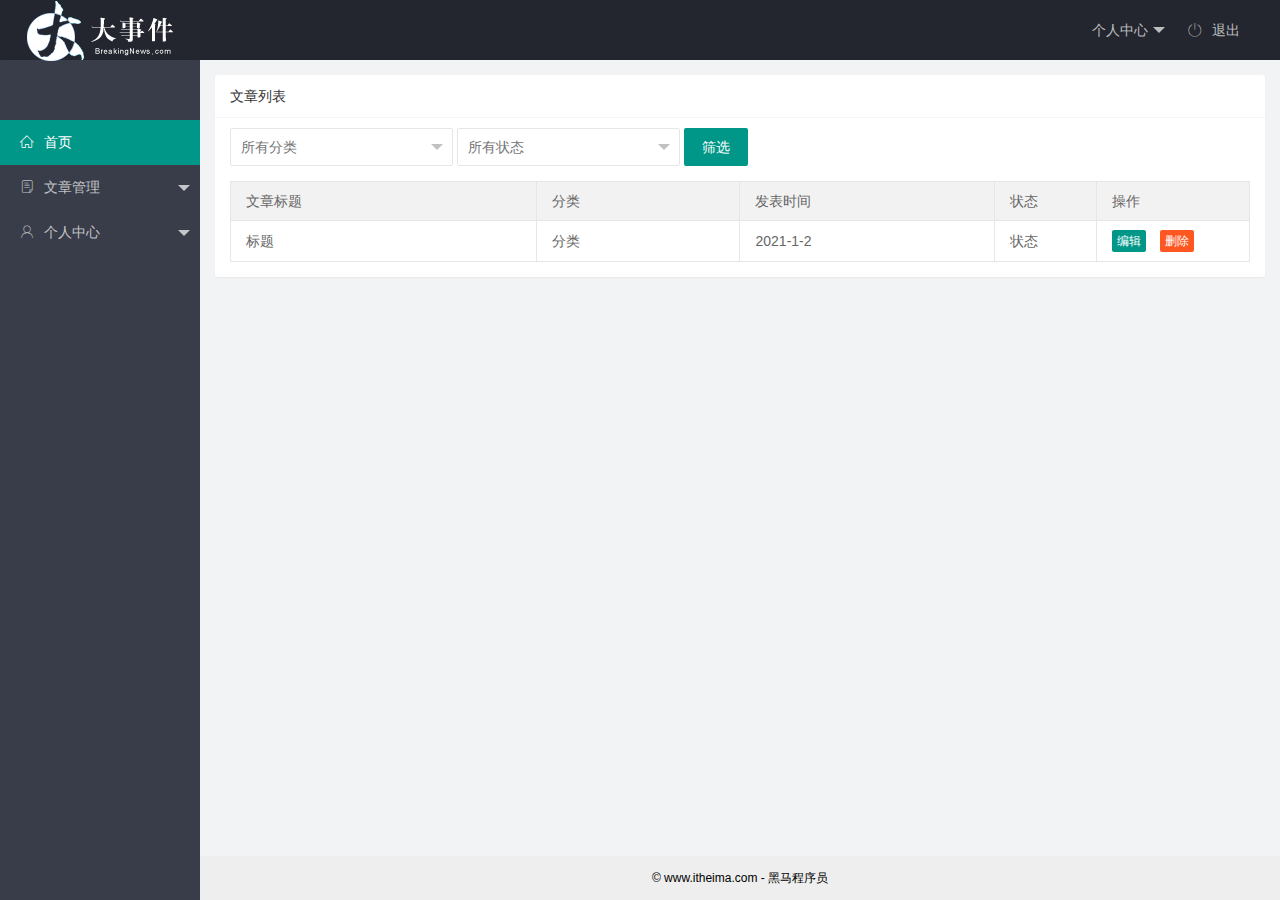
<file: index.html>
<!DOCTYPE html>
<html>

<head>
    <meta charset="utf-8">
    <meta name="viewport" content="width=device-width, initial-scale=1, maximum-scale=1">
    <title>我的大事件项目</title>
    <link rel="stylesheet" href="./assets/fonts/iconfont.css">
    <link rel="stylesheet" href="./assets/lib/layui/css/layui.css">
    <link rel="stylesheet" href="./assets/css/index.css">
</head>

<body class="layui-layout-body">
    <div class="layui-layout layui-layout-admin">
        <div class="layui-header">
            <div class="layui-logo">
                <img src="./assets/images/logo.png" alt="">
            </div>
            <!-- 头部区域（可配合layui已有的水平导航） -->
            <ul class="layui-nav layui-layout-right">
                <li class="layui-nav-item">
                    <a href="javascript:;">
                        <img style="display: none;" class="avatar" src="./assets/images/sample.jpg" alt="">
                        <!-- 字体图像 -->
                        <span style="display: none;" class="text-avatar">A</span>
                        <span class="person-center">个人中心</span>

                    </a>
                    <dl class="layui-nav-child">
                        <dd><a target="fm" href="./user/base-info.html">基本资料</a></dd>
                        <dd><a href="">更换头像</a></dd>
                        <dd><a target="fm" href="./user/modify-password.html">重置密码</a></dd>
                    </dl>
                </li>
                <li class="layui-nav-item"><a id="logout" href="javascript:;"><span
                            class="iconfont icon-tuichu"></span>退出</a></li>
            </ul>
        </div>

        <div class="layui-side layui-bg-black">
            <div class="layui-side-scroll">
                <!-- 左侧导航区域（可配合layui已有的垂直导航） -->
                <ul class="layui-nav layui-nav-tree" lay-filter="test" lay-shrink='all'>
                    <li class="user-info">
                        <img style="display: none;" class="avatar" src="./assets/images/sample.jpg" alt="">
                        <!-- 字体图像 -->
                        <span style="display: none;" class="text-avatar">A</span>

                        <span style="display: none;" class='nickname'>欢迎xxx</span>
                    </li>
                    <li class="layui-nav-item layui-nav-itemed layui-this">
                        <a class="" target="fm" href="./home/dashboard.html"><span
                                class="iconfont icon-home"></span>首页</a>
                    </li>
                    <li class="layui-nav-item">
                        <a href="javascript:;"><span class="iconfont icon-16"></span>文章管理</a>
                        <dl class="layui-nav-child">
                            <dd><a target="fm" href="./article/category.html"><i
                                        class="layui-icon layui-icon-app"></i>文章类别</a></dd>
                            <dd><a target="fm" href="./article/list.html"><i
                                        class="layui-icon layui-icon-app"></i>文章列表</a></dd>
                            <dd><a target="fm" href="./article/publish.html"><i
                                        class="layui-icon layui-icon-app"></i>发表文章</a></dd>
                        </dl>
                    </li>
                    <li class="layui-nav-item">
                        <a href="javascript:;"><span class="iconfont icon-user"></span>个人中心</a>
                        <dl class="layui-nav-child">
                            <dd><a target="fm" href="./user/base-info.html"><i
                                        class="layui-icon layui-icon-app"></i>基本资料</a></dd>
                            <dd><a target="fm" href="./user/avatar.html"><i
                                        class="layui-icon layui-icon-app"></i>更换头像</a></dd>
                            <dd><a target="fm" href="./user/modify-password.html"><i
                                        class="layui-icon layui-icon-app"></i>重置密码</a></dd>
                        </dl>
                    </li>

                </ul>
            </div>
        </div>

        <div class="layui-body">
            <!-- 内容主体区域 -->
            <iframe name='fm' src="./article/list.html" frameborder="0"></iframe>
        </div>

        <div class="layui-footer">
            <!-- 底部固定区域 -->
            © www.itheima.com - 黑马程序员
        </div>
    </div>
    <!-- 引入 axios.js 文件 -->
    <script src="./assets/lib/axios.js"></script>
    <!-- 引入 jquery -->
    <script src="./assets/lib/jquery.js"></script>
    <!-- 引入 layui 的 js 文件 -->
    <script src="./assets/lib/layui/layui.all.js"></script>
    <!-- 引入 commonApi.js 文件 -->
    <script src="./assets/js/commonApi.js"></script>
    <script src="./assets/js/index.js"></script>
</body>

</html>
</file>
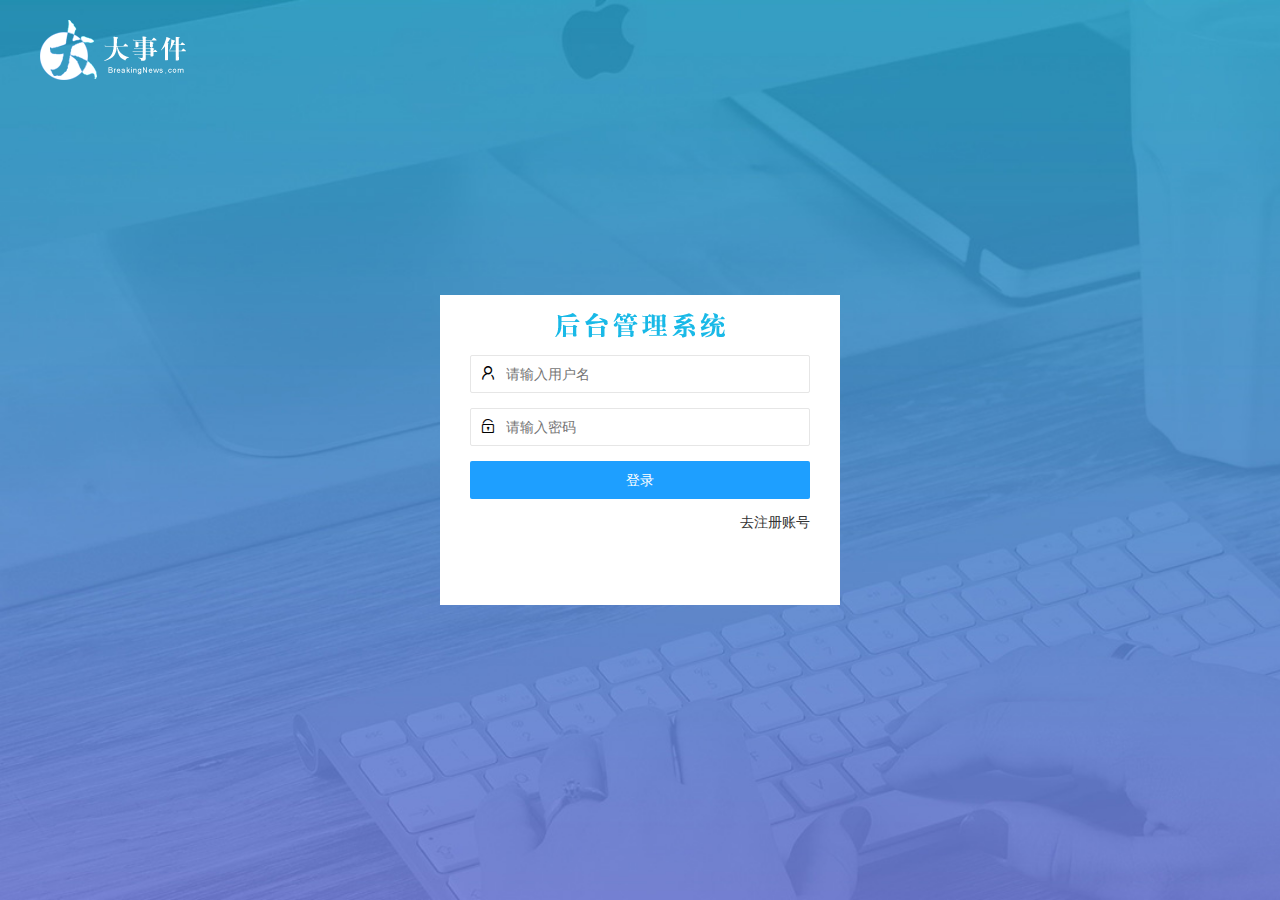
<file: login.html>
<!DOCTYPE html>
<html lang="en">

<head>
    <meta charset="UTF-8">
    <meta name="viewport" content="width=device-width, initial-scale=1.0">
    <title>我的大事件项目</title>
    <link rel="stylesheet" href="./assets/lib/layui/css/layui.css">
    <link rel="stylesheet" href="./assets/css/login.css">
</head>

<body>
    <!-- 左上角 logo -->
    <div class="logo">
        <img src="./assets/images/logo.png" alt="">
    </div>

    <!-- 中间的表单区域 -->
    <div class="content">
        <!-- 表单标题 -->
        <div class="title">
            <img src="./assets/images/login_title.png" alt="">
        </div>

        <!-- 表单主体 -->
        <!-- 注册表单 -->
        <form style="display: none;" class="layui-form reg-form" action="">
            <div class="layui-form-item">
                <i class="layui-icon layui-icon-username"></i>
                <input type="text" name="username" required lay-verify="required" placeholder="请输入用户名" autocomplete="off" class="layui-input">
            </div>

            <div class="layui-form-item">
                <i class="layui-icon layui-icon-password"></i>
                <input id="pass" type="password" name="password" required lay-verify="required|pass" placeholder="请输入密码" autocomplete="off" class="layui-input">
            </div>

            <div class="layui-form-item">
                <i class="layui-icon layui-icon-password"></i>
                <input type="password" required lay-verify="required|pass|samePass" placeholder="请再次确认密码" autocomplete="off" class="layui-input">
            </div>

            <!-- 注册按钮 -->
            <div class="layui-form-item">

                <button class="layui-btn layui-btn-fluid  layui-btn-normal" lay-submit lay-filter="formDemo">注册</button>
            </div>

            <!-- 登录链接 -->
            <div class="link">
                <a href="javascript:;">去登录</a>
            </div>
        </form>

        <!-- 登录表单 -->
        <form class="layui-form login-form" action="">
            <div class="layui-form-item">
                <i class="layui-icon layui-icon-username"></i>
                <input type="text" name="username" required lay-verify="required" placeholder="请输入用户名" autocomplete="off" class="layui-input">
            </div>

            <div class="layui-form-item">
                <i class="layui-icon layui-icon-password"></i>
                <input type="password" name="password" required lay-verify="required|pass" placeholder="请输入密码" autocomplete="off" class="layui-input">
            </div>

            <!-- 登录按钮 -->
            <div class="layui-form-item">
                <button class="layui-btn layui-btn-fluid  layui-btn-normal" lay-submit lay-filter="formDemo">登录</button>
            </div>

            <!-- 注册链接 -->
            <div class="link">
                <a href="javascript:;">去注册账号</a>
            </div>
        </form>
    </div>
    <!-- 引入 axios.js 文件 -->
    <script src="./assets/lib/axios.js"></script>
    <!-- 引入 jquery -->
    <script src="./assets/lib/jquery.js"></script>
    <!-- 引入 layui 的 js 文件 -->
    <script src="./assets/lib/layui/layui.all.js"></script>
    <!-- 引入 commonApi.js 文件 -->
    <script src="./assets/js/commonApi.js"></script>
    <!-- 引入自己的 js 文件 -->
    <script src="./assets/js/login.js"></script>
</body>

</html>
</file>
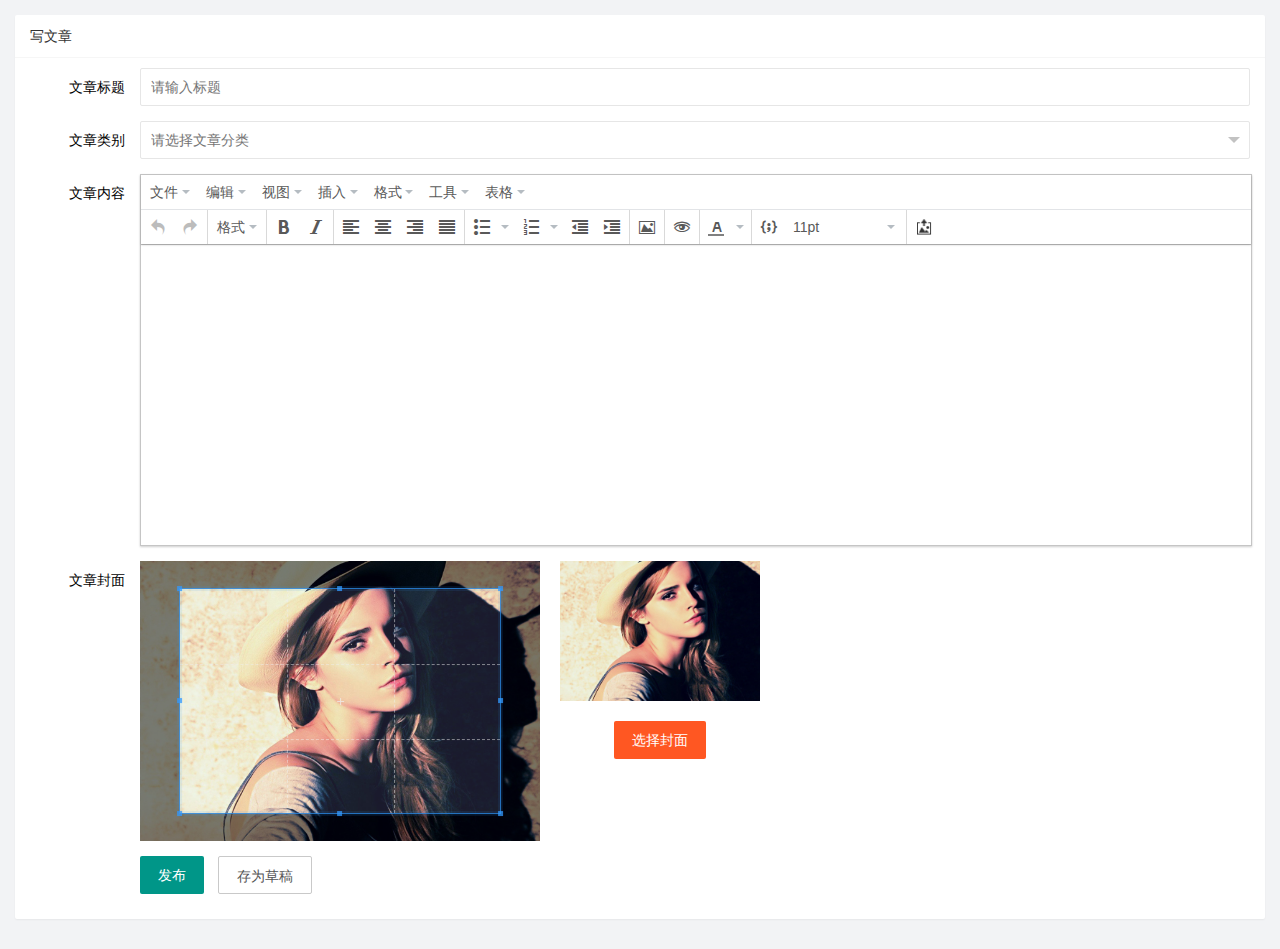
<file: article/edit.html>
<!DOCTYPE html>
<html lang="en">

<head>
    <meta charset="UTF-8">
    <meta name="viewport" content="width=device-width, initial-scale=1.0">
    <title>我的项目</title>
    <!-- 引入 cropper 插件的css文件 -->
    <link rel="stylesheet" href="../assets/lib/cropper/cropper.css">
    <!-- 引入 layui 插件的css文件 -->
    <link rel="stylesheet" href="../assets/lib/layui/css/layui.css">
    <!-- 引入自己的css文件 -->
    <link rel="stylesheet" href="../assets/css/article.css">
</head>

<body>
    <div class="layui-card">
        <div class="layui-card-header">写文章</div>
        <div class="layui-card-body">
            <!-- 发布表单 -->
            <form class="layui-form publish-form" lay-filter="edit-form" action="">
                <!-- 文章标题 -->
                <div class="layui-form-item">
                    <label class="layui-form-label">文章标题</label>
                    <div class="layui-input-block">
                        <input type="text" name="title" required lay-verify="required" placeholder="请输入标题"
                            autocomplete="off" class="layui-input">
                    </div>
                </div>
                <div class="layui-form-item">
                    <label class="layui-form-label">文章类别</label>
                    <div class="layui-input-block">
                        <!-- select下拉选择框的值，就是我们选中的option的value的值 -->
                        <select id="cate-sel" name="cate_id" lay-verify="required">
                            <option value="">请选择文章分类</option>
                        </select>
                    </div>
                </div>
                <!-- 文章内容 -->
                <div class="layui-form-item">
                    <label class="layui-form-label">文章内容</label>
                    <div class="layui-input-block">
                        <!-- 预留一个文本域，用来渲染富文本编辑器 -->
                        <textarea name="content"></textarea>
                    </div>
                </div>
                <!-- 裁剪图片区域 -->
                <div class="layui-form-item">
                    <!-- 左侧的 label -->
                    <label class="layui-form-label">文章封面</label>
                    <!-- 选择封面区域 -->
                    <div class="layui-input-block cover-box">
                        <!-- 左侧裁剪区域 -->
                        <div class="cover-left">
                            <img id="image" src="/assets/images/sample2.jpg" alt="" />
                        </div>
                        <!-- 右侧预览区域和选择封面区域 -->
                        <div class="cover-right">
                            <!-- 预览的区域 -->
                            <div class="img-preview"></div>
                            <!-- 文件选择框 -->
                            <input type="file" id="file" accept="image/png,image/jpg,image/git,image/jpeg"
                                style="display: none;">
                            <!-- 选择封面按钮 -->
                            <button id="choose-btn" type="button" class="layui-btn layui-btn-danger">选择封面</button>
                        </div>
                    </div>
                </div>
                <!-- 提交按钮 -->
                <div class="layui-form-item">
                    <div class="layui-input-block last-row">
                        <button data-state="已发布" class="layui-btn" lay-submit lay-filter="formDemo">发布</button>
                        <button data-state="草稿" lay-submit class="layui-btn layui-btn-primary">存为草稿</button>
                    </div>
                </div>
            </form>
        </div>
    </div>
    <!-- 引入tinymce 插件文件 -->
    <script src="../assets/lib/tinymce/tinymce.min.js"></script>
    <script src="../assets/lib/tinymce/tinymce_setup.js"></script>
    <!-- 引入 axios.js 文件 -->
    <script src="../assets/lib/axios.js"></script>
    <!-- 引入 jquery -->
    <script src="../assets/lib/jquery.js"></script>
    <!-- 引入 Cropper -->
    <script src="../assets/lib/cropper/Cropper.js"></script>
    <!-- 引入 jquery-cropper -->
    <script src="../assets/lib/cropper/jquery-cropper.js"></script>
    <!-- 引入 layui 的 js 文件 -->
    <script src="../assets/lib/layui/layui.all.js"></script>
    <!-- 引入 commonApi.js 文件 -->
    <script src="../assets/js/commonApi.js"></script>
    <!-- 引入基本资料的 js 文件 -->
    <script src="../assets/js/article/edit.js"></script>
</body>

</html>
</file>
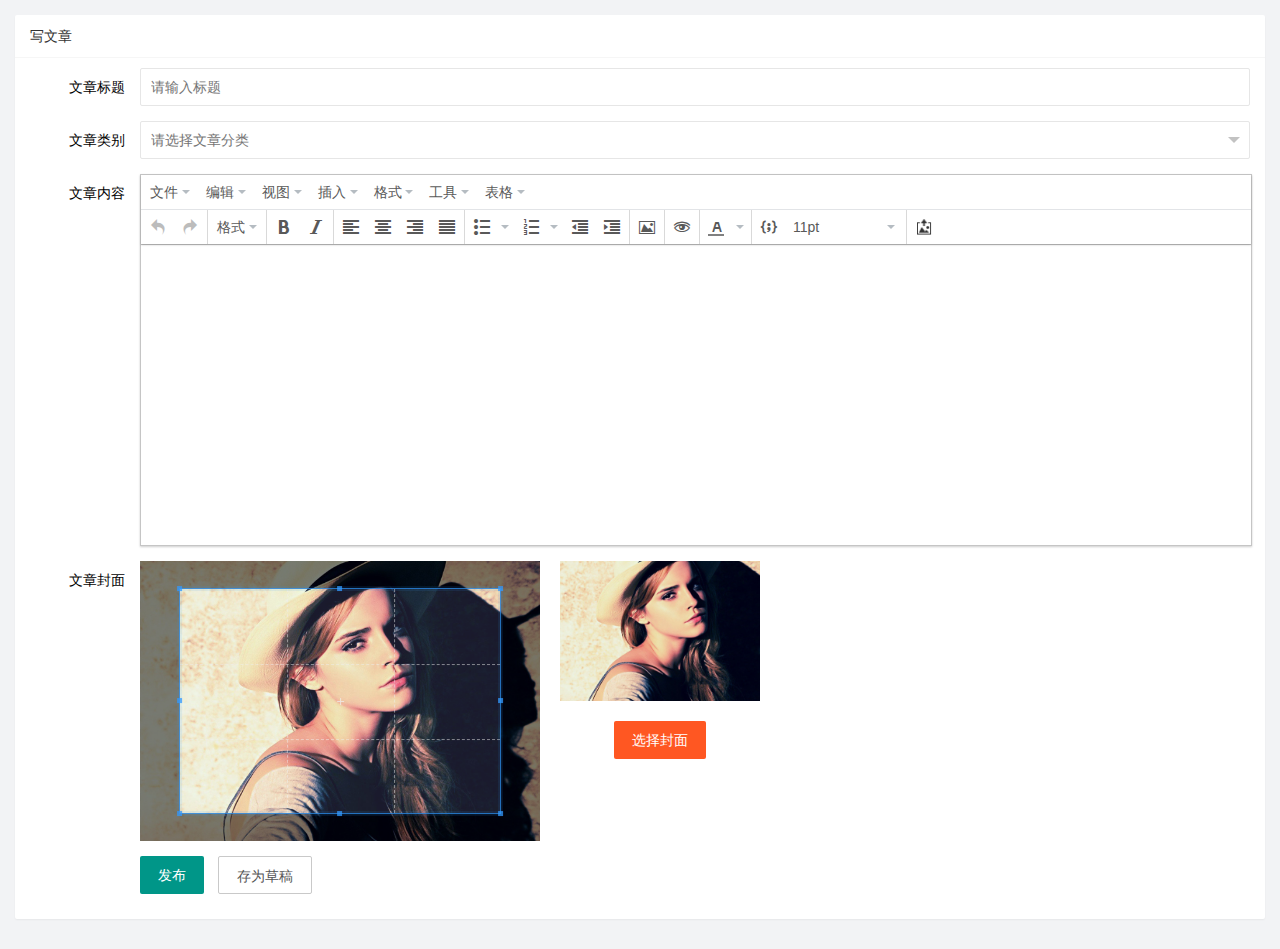
<file: article/publish.html>
<!DOCTYPE html>
<html lang="en">

<head>
    <meta charset="UTF-8">
    <meta name="viewport" content="width=device-width, initial-scale=1.0">
    <title>我的项目</title>
    <!-- 引入 cropper 插件的css文件 -->
    <link rel="stylesheet" href="../assets/lib/cropper/cropper.css">
    <!-- 引入 layui 插件的css文件 -->
    <link rel="stylesheet" href="../assets/lib/layui/css/layui.css">
    <!-- 引入自己的css文件 -->
    <link rel="stylesheet" href="../assets/css/article.css">
</head>

<body>
    <div class="layui-card">
        <div class="layui-card-header">写文章</div>
        <div class="layui-card-body">
            <!-- 发布表单 -->
            <form class="layui-form publish-form" action="">
                <!-- 文章标题 -->
                <div class="layui-form-item">
                    <label class="layui-form-label">文章标题</label>
                    <div class="layui-input-block">
                        <input type="text" name="title" required lay-verify="required" placeholder="请输入标题"
                            autocomplete="off" class="layui-input">
                    </div>
                </div>
                <div class="layui-form-item">
                    <label class="layui-form-label">文章类别</label>
                    <div class="layui-input-block">
                        <!-- select下拉选择框的值，就是我们选中的option的value的值 -->
                        <select id="cate-sel" name="cate_id" lay-verify="required">
                            <option value="">请选择文章分类</option>
                        </select>
                    </div>
                </div>
                <!-- 文章内容 -->
                <div class="layui-form-item">
                    <label class="layui-form-label">文章内容</label>
                    <div class="layui-input-block">
                        <!-- 预留一个文本域，用来渲染富文本编辑器 -->
                        <textarea name="content"></textarea>
                    </div>
                </div>
                <!-- 裁剪图片区域 -->
                <div class="layui-form-item">
                    <!-- 左侧的 label -->
                    <label class="layui-form-label">文章封面</label>
                    <!-- 选择封面区域 -->
                    <div class="layui-input-block cover-box">
                        <!-- 左侧裁剪区域 -->
                        <div class="cover-left">
                            <img id="image" src="/assets/images/sample2.jpg" alt="" />
                        </div>
                        <!-- 右侧预览区域和选择封面区域 -->
                        <div class="cover-right">
                            <!-- 预览的区域 -->
                            <div class="img-preview"></div>
                            <!-- 文件选择框 -->
                            <input type="file" id="file" accept="image/png,image/jpg,image/git,image/jpeg"
                                style="display: none;">
                            <!-- 选择封面按钮 -->
                            <button id="choose-btn" type="button" class="layui-btn layui-btn-danger">选择封面</button>
                        </div>
                    </div>
                </div>
                <!-- 提交按钮 -->
                <div class="layui-form-item">
                    <div class="layui-input-block last-row">
                        <button data-state="已发布" class="layui-btn" lay-submit lay-filter="formDemo">发布</button>
                        <button data-state="草稿" lay-submit class="layui-btn layui-btn-primary">存为草稿</button>
                    </div>
                </div>
            </form>
        </div>
    </div>
    <!-- 引入tinymce 插件文件 -->
    <script src="../assets/lib/tinymce/tinymce.min.js"></script>
    <script src="../assets/lib/tinymce/tinymce_setup.js"></script>
    <!-- 引入 axios.js 文件 -->
    <script src="../assets/lib/axios.js"></script>
    <!-- 引入 jquery -->
    <script src="../assets/lib/jquery.js"></script>
    <!-- 引入 Cropper -->
    <script src="../assets/lib/cropper/Cropper.js"></script>
    <!-- 引入 jquery-cropper -->
    <script src="../assets/lib/cropper/jquery-cropper.js"></script>
    <!-- 引入 layui 的 js 文件 -->
    <script src="../assets/lib/layui/layui.all.js"></script>
    <!-- 引入 commonApi.js 文件 -->
    <script src="../assets/js/commonApi.js"></script>
    <!-- 引入基本资料的 js 文件 -->
    <script src="../assets/js/article/publish.js"></script>
</body>

</html>
</file>
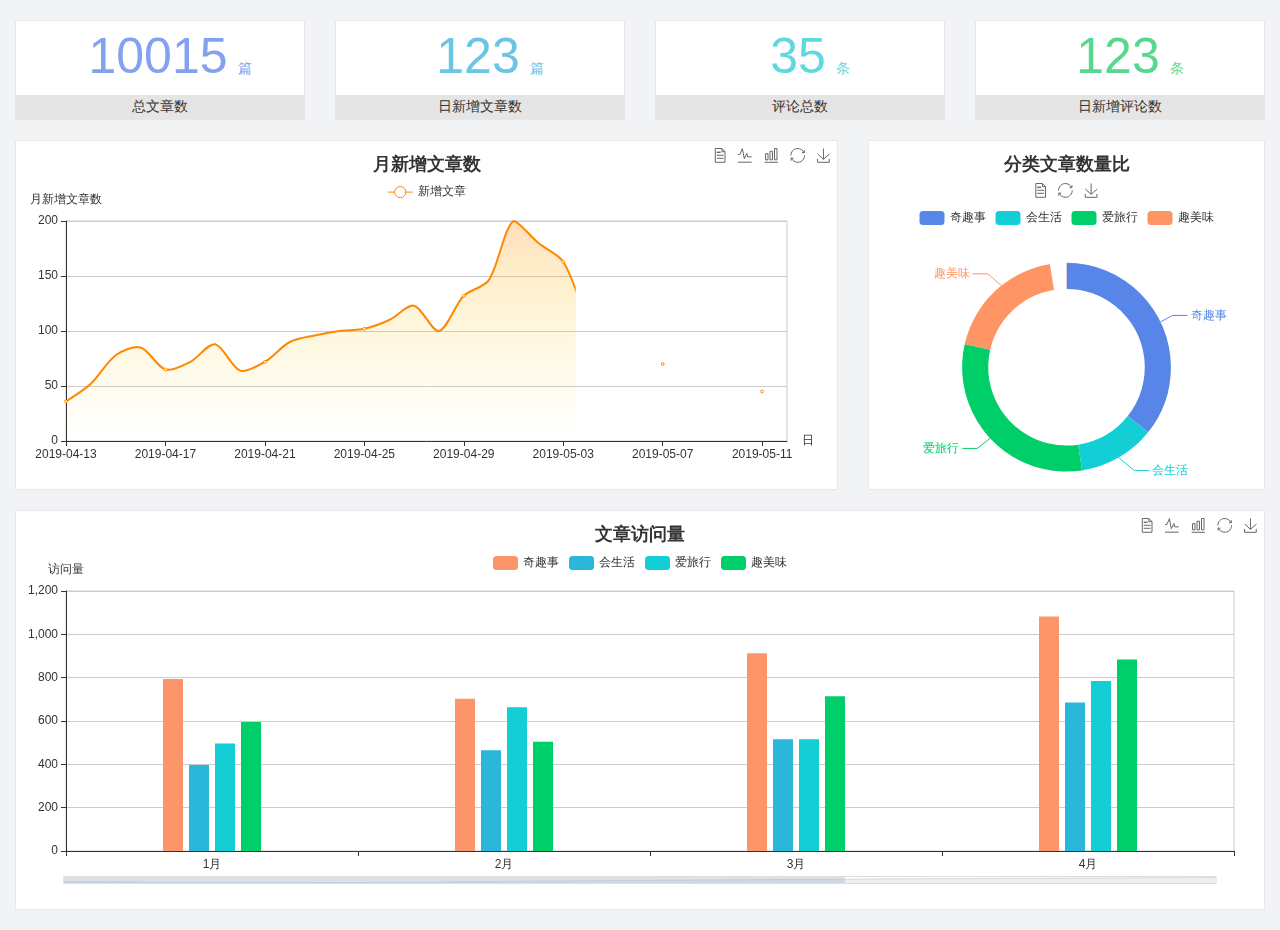
<file: home/dashboard.html>
<!DOCTYPE html>
<html lang="en">

<head>
  <meta charset="UTF-8">
  <meta name="viewport" content="width=device-width, initial-scale=1.0">
  <meta http-equiv="X-UA-Compatible" content="ie=edge">
  <title>图表统计</title>
  <link rel="stylesheet" href="../assets/lib/bootstrap.css" />
  <link rel="stylesheet" href="../assets/lib/main.css" />
  <script src="../assets/lib/jquery.js"></script>
  <script type="text/javascript" src="../assets/lib/echarts.min.js"></script>
</head>

<body>
  <div class="container-fluid">
    <div class="row spannel_list">
      <div class="col-sm-3 col-xs-6">
        <div class="spannel">
          <em>10015</em><span>篇</span>
          <b>总文章数</b>
        </div>
      </div>
      <div class="col-sm-3 col-xs-6">
        <div class="spannel scolor01">
          <em>123</em><span>篇</span>
          <b>日新增文章数</b>
        </div>
      </div>
      <div class="col-sm-3 col-xs-6">
        <div class="spannel scolor02">
          <em>35</em><span>条</span>
          <b>评论总数</b>
        </div>
      </div>
      <div class="col-sm-3 col-xs-6">
        <div class="spannel scolor03">
          <em>123</em><span>条</span>
          <b>日新增评论数</b>
        </div>
      </div>
    </div>
  </div>

  <div class="container-fluid">
    <div class="row curve-pie">
      <div class="col-lg-8 col-md-8">
        <div class="gragh_pannel" id="curve_show"></div>
      </div>
      <div class="col-lg-4 col-md-4">
        <div class="gragh_pannel" id="pie_show"></div>
      </div>
    </div>
  </div>

  <div class="container-fluid">
    <div class="column_pannel" id="column_show"></div>
  </div>

  <script>
    var oChart = echarts.init(document.getElementById('curve_show'));
    var aList_all = [
      { 'count': 36, 'date': '2019-04-13' },
      { 'count': 52, 'date': '2019-04-14' },
      { 'count': 78, 'date': '2019-04-15' },
      { 'count': 85, 'date': '2019-04-16' },
      { 'count': 65, 'date': '2019-04-17' },
      { 'count': 72, 'date': '2019-04-18' },
      { 'count': 88, 'date': '2019-04-19' },
      { 'count': 64, 'date': '2019-04-20' },
      { 'count': 72, 'date': '2019-04-21' },
      { 'count': 90, 'date': '2019-04-22' },
      { 'count': 96, 'date': '2019-04-23' },
      { 'count': 100, 'date': '2019-04-24' },
      { 'count': 102, 'date': '2019-04-25' },
      { 'count': 110, 'date': '2019-04-26' },
      { 'count': 123, 'date': '2019-04-27' },
      { 'count': 100, 'date': '2019-04-28' },
      { 'count': 132, 'date': '2019-04-29' },
      { 'count': 146, 'date': '2019-04-30' },
      { 'count': 200, 'date': '2019-05-01' },
      { 'count': 180, 'date': '2019-05-02' },
      { 'count': 163, 'date': '2019-05-03' },
      { 'count': 110, 'date': '2019-05-04' },
      { 'count': 80, 'date': '2019-05-05' },
      { 'count': 82, 'date': '2019-05-06' },
      { 'count': 70, 'date': '2019-05-07' },
      { 'count': 65, 'date': '2019-05-08' },
      { 'count': 54, 'date': '2019-05-09' },
      { 'count': 40, 'date': '2019-05-10' },
      { 'count': 45, 'date': '2019-05-11' },
      { 'count': 38, 'date': '2019-05-12' },
    ];

    let aCount = [];
    let aDate = [];

    for (var i = 0; i < aList_all.length; i++) {
      aCount.push(aList_all[i].count);
      aDate.push(aList_all[i].date);
    }

    var chartopt = {
      title: {
        text: '月新增文章数',
        left: 'center',
        top: '10'
      },
      tooltip: {
        trigger: 'axis'
      },
      legend: {
        data: ['新增文章'],
        top: '40'
      },
      toolbox: {
        show: true,
        feature: {
          mark: { show: true },
          dataView: { show: true, readOnly: false },
          magicType: { show: true, type: ['line', 'bar'] },
          restore: { show: true },
          saveAsImage: { show: true }
        }
      },
      calculable: true,
      xAxis: [
        {
          name: '日',
          type: 'category',
          boundaryGap: false,
          data: aDate
        }
      ],
      yAxis: [
        {
          name: '月新增文章数',
          type: 'value'
        }
      ],
      series: [
        {
          name: '新增文章',
          type: 'line',
          smooth: true,
          itemStyle: { normal: { areaStyle: { type: 'default' }, color: '#f80' }, lineStyle: { color: '#f80' } },
          data: aCount
        }],
      areaStyle: {
        normal: {
          color: new echarts.graphic.LinearGradient(0, 0, 0, 1, [{
            offset: 0,
            color: 'rgba(255,136,0,0.39)'
          }, {
            offset: .34,
            color: 'rgba(255,180,0,0.25)'
          }, {
            offset: 1,
            color: 'rgba(255,222,0,0.00)'
          }])

        }
      },
      grid: {
        show: true,
        x: 50,
        x2: 50,
        y: 80,
        height: 220
      }
    };

    oChart.setOption(chartopt);


    var oPie = echarts.init(document.getElementById('pie_show'));
    var oPieopt =
    {
      title: {
        top: 10,
        text: '分类文章数量比',
        x: 'center'
      },
      tooltip: {
        trigger: 'item',
        formatter: "{a} <br/>{b} : {c} ({d}%)"
      },
      color: ['#5885e8', '#13cfd5', '#00ce68', '#ff9565'],
      legend: {
        x: 'center',
        top: 65,
        data: ['奇趣事', '会生活', '爱旅行', '趣美味']
      },
      toolbox: {
        show: true,
        x: 'center',
        top: 35,
        feature: {
          mark: { show: true },
          dataView: { show: true, readOnly: false },
          magicType: {
            show: true,
            type: ['pie', 'funnel'],
            option: {
              funnel: {
                x: '25%',
                width: '50%',
                funnelAlign: 'left',
                max: 1548
              }
            }
          },
          restore: { show: true },
          saveAsImage: { show: true }
        }
      },
      calculable: true,
      series: [
        {
          name: '访问来源',
          type: 'pie',
          radius: ['45%', '60%'],
          center: ['50%', '65%'],
          data: [
            { value: 300, name: '奇趣事' },
            { value: 100, name: '会生活' },
            { value: 260, name: '爱旅行' },
            { value: 180, name: '趣美味' }
          ]
        }
      ]
    };
    oPie.setOption(oPieopt);



    var oColumn = this.echarts.init(document.getElementById('column_show'));
    var oColumnopt =
    {
      title: {
        text: '文章访问量',
        left: 'center',
        top: '10'
      },
      tooltip: {
        trigger: 'axis'
      },
      legend: {
        data: ['奇趣事', '会生活', '爱旅行', '趣美味'],
        top: '40'
      },
      toolbox: {
        show: true,
        feature: {
          mark: { show: true },
          dataView: { show: true, readOnly: false },
          magicType: { show: true, type: ['line', 'bar'] },
          restore: { show: true },
          saveAsImage: { show: true }
        }
      },
      calculable: true,
      xAxis: [
        {
          type: 'category',
          data: ['1月', '2月', '3月', '4月', '5月']
        }
      ],
      yAxis: [
        {
          name: '访问量',
          type: 'value'
        }
      ],
      series: [
        {
          name: '奇趣事',
          type: 'bar',
          barWidth: 20,
          itemStyle: {
            normal: { areaStyle: { type: 'default' }, color: '#fd956a' }
          },
          data: [800, 708, 920, 1090, 1200]
        },
        {
          name: '会生活',
          type: 'bar',
          barWidth: 20,
          itemStyle: {
            normal: { areaStyle: { type: 'default' }, color: '#2bb6db' }
          },
          data: [400, 468, 520, 690, 800]
        },
        {
          name: '爱旅行',
          type: 'bar',
          barWidth: 20,
          itemStyle: {
            normal: { areaStyle: { type: 'default' }, color: '#13cfd5' }
          },
          data: [500, 668, 520, 790, 900]
        },
        {
          name: '趣美味',
          type: 'bar',
          barWidth: 20,
          itemStyle: {
            normal: { areaStyle: { type: 'default' }, color: '#00ce68' }
          },
          data: [600, 508, 720, 890, 1000]
        }
      ],
      grid: {
        show: true,
        x: 50,
        x2: 30,
        y: 80,
        height: 260
      },
      dataZoom: [//给x轴设置滚动条
        {
          start: 0,//默认为0
          end: 100 - 1000 / 31,//默认为100
          type: 'slider',
          show: true,
          xAxisIndex: [0],
          handleSize: 0,//滑动条的 左右2个滑动条的大小
          height: 8,//组件高度
          left: 45, //左边的距离
          right: 50,//右边的距离
          bottom: 26,//右边的距离
          handleColor: '#ddd',//h滑动图标的颜色
          handleStyle: {
            borderColor: "#cacaca",
            borderWidth: "1",
            shadowBlur: 2,
            background: "#ddd",
            shadowColor: "#ddd",
          }
        }]
    };
    oColumn.setOption(oColumnopt);
  </script>
</body>

</html>
</file>
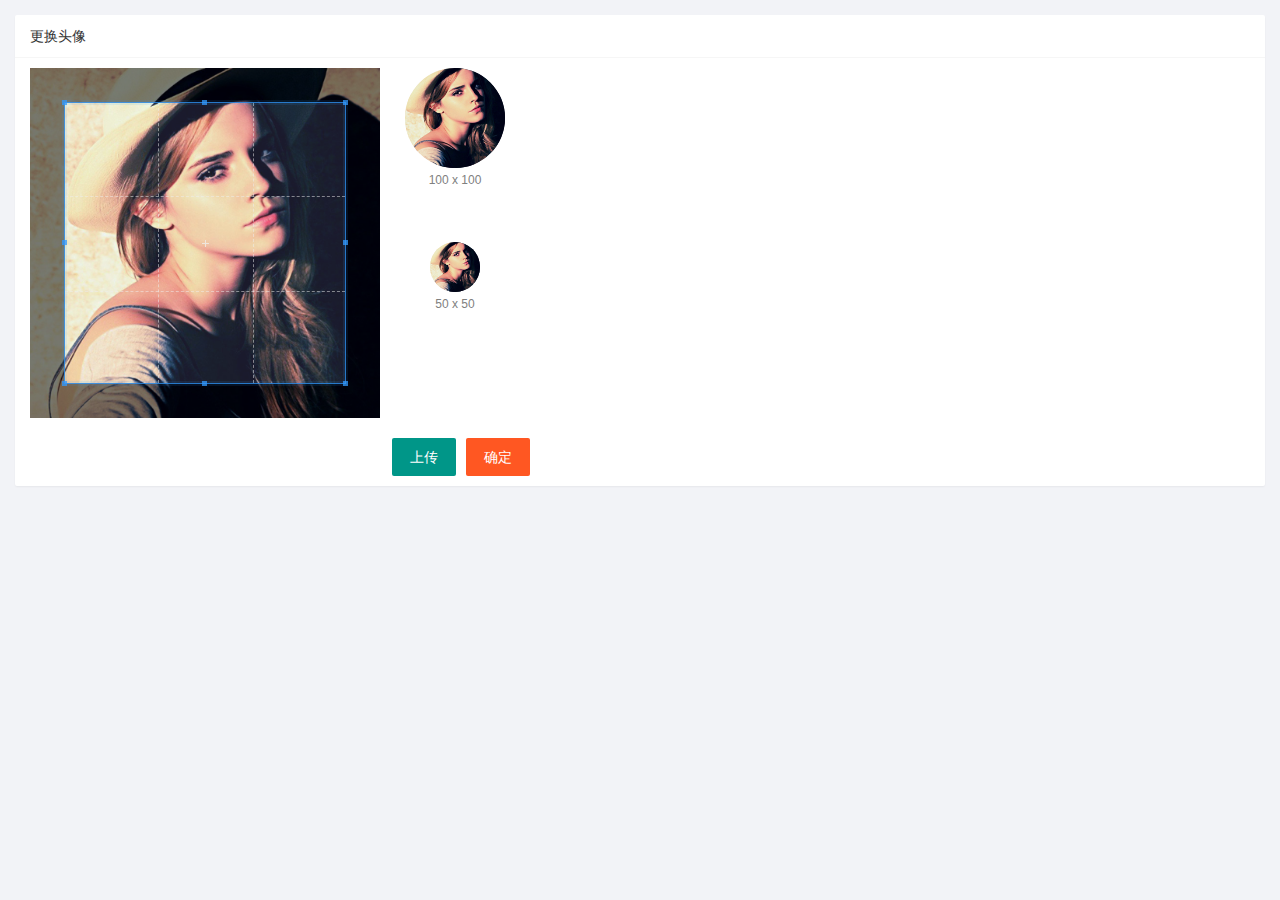
<file: user/avatar.html>
<!DOCTYPE html>
<html lang="en">

<head>
    <meta charset="UTF-8">
    <meta name="viewport" content="width=device-width, initial-scale=1.0">
    <title>Document</title>
    <link rel="stylesheet" href="../assets/lib/cropper/cropper.css">
    <link rel="stylesheet" href="../assets/fonts/iconfont.css">
    <link rel="stylesheet" href="../assets/lib/layui/css/layui.css">
    <link rel="stylesheet" href="../assets/css/user.css">
</head>

<body>
    <div class="layui-card">
        <div class="layui-card-header">更换头像</div>
        <div class="layui-card-body">
            <!-- 第一行的图片裁剪和预览区域 -->
            <div class="row1">
                <!-- 图片裁剪区域 -->
                <div class="cropper-box">
                    <!-- 这个 img 标签很重要，将来会把它初始化为裁剪区域 -->
                    <img id="image" src="../assets/images/sample.jpg" />
                </div>
                <!-- 图片的预览区域 -->
                <div class="preview-box">
                    <div>
                        <!-- 宽高为 100px 的预览区域 -->
                        <div class="img-preview w100"></div>
                        <p class="size">100 x 100</p>
                    </div>
                    <div>
                        <!-- 宽高为 50px 的预览区域 -->
                        <div class="img-preview w50"></div>
                        <p class="size">50 x 50</p>
                    </div>
                </div>
            </div>

            <!-- 第二行的按钮区域 -->
            <div class="row2">
                <input style="display: none;" id="file" type="file">
                <button id="upload-btn" type="button" class="layui-btn">上传</button>
                <button id="save-btn" type="button" class="layui-btn layui-btn-danger">确定</button>
            </div>
        </div>
    </div>

    <script src="../assets/lib/axios.js"></script>
    <!-- 引入 jquery -->
    <script src="../assets/lib/jquery.js"></script>
    <!-- 引入裁剪插件 -->
    <script src="../assets/lib/cropper/Cropper.js"></script>
    <!-- 引入jquery版本裁剪插件的js文件 -->
    <script src="../assets/lib/cropper/jquery-cropper.js"></script>
    <!-- 引入 layui 的 js 文件 -->
    <script src="../assets/lib/layui/layui.all.js"></script>
    <!-- 引入 commonApi.js 文件 -->
    <script src="../assets/js/commonApi.js"></script>
    <!-- 引入基本资料的 js 文件 -->
    <script src="../assets/js/user/avatar.js"></script>

</body>

</html>
</file>
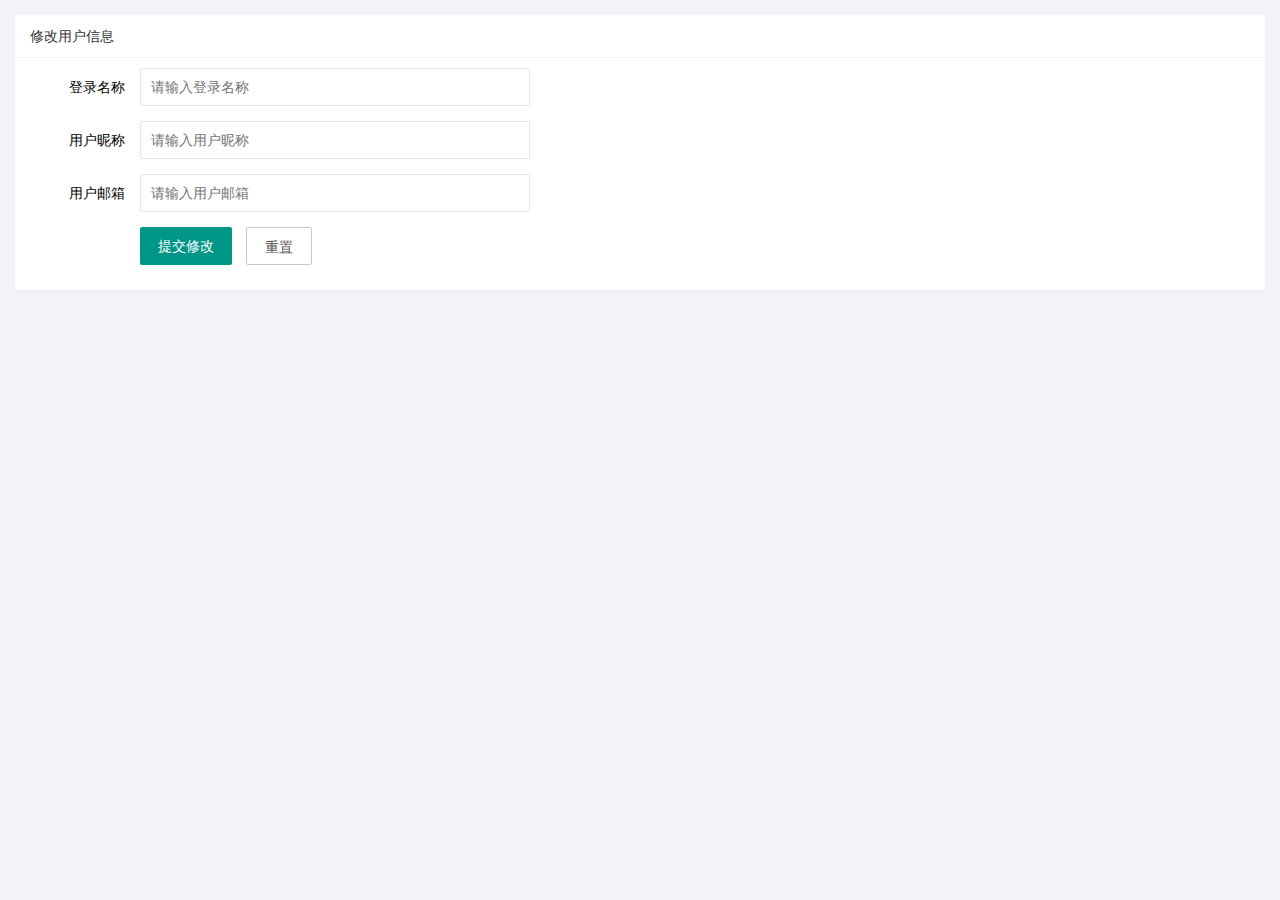
<file: user/base-info.html>
<!DOCTYPE html>
<html lang="en">

<head>
    <meta charset="UTF-8">
    <meta name="viewport" content="width=device-width, initial-scale=1.0">
    <title>Document</title>
    <link rel="stylesheet" href="../assets/fonts/iconfont.css">
    <link rel="stylesheet" href="../assets/lib/layui/css/layui.css">
    <link rel="stylesheet" href="../assets/css/user.css">
</head>

<body>
    <div class="layui-card">
        <div class="layui-card-header">修改用户信息</div>
        <div class="layui-card-body">
            <form class="layui-form userInfo-form" lay-filter="edit-userInfo" action="">
                <div class="layui-form-item">
                    <label class="layui-form-label">登录名称</label>
                    <div class="layui-input-block">
                        <input readonly type="text" name="username" required lay-verify="required" placeholder="请输入登录名称" autocomplete="off" class="layui-input">
                    </div>
                </div>
                <div class="layui-form-item">
                    <label class="layui-form-label">用户昵称</label>
                    <div class="layui-input-block">
                        <input type="text" name="nickname" required lay-verify="required|nick" placeholder="请输入用户昵称" autocomplete="off" class="layui-input">
                    </div>
                </div>
                <div class="layui-form-item">
                    <label class="layui-form-label">用户邮箱</label>
                    <div class="layui-input-block">
                        <input type="text" name="email" required lay-verify="required|email" placeholder="请输入用户邮箱" autocomplete="off" class="layui-input">
                    </div>
                </div>
                <input type="hidden" name="id">
                <div class="layui-form-item">
                    <div class="layui-input-block">
                        <button class="layui-btn" lay-submit lay-filter="formDemo">提交修改</button>
                        <button id="reset" type="reset" class="layui-btn layui-btn-primary">重置</button>
                    </div>
                </div>
            </form>
        </div>
    </div>
    <script src="../assets/lib/axios.js"></script>
    <!-- 引入 jquery -->
    <script src="../assets/lib/jquery.js"></script>
    <!-- 引入 layui 的 js 文件 -->
    <script src="../assets/lib/layui/layui.all.js"></script>
    <!-- 引入 commonApi.js 文件 -->
    <script src="../assets/js/commonApi.js"></script>
    <!-- 引入基本资料的 js 文件 -->
    <script src="../assets/js/user/base-info.js"></script>

</body>

</html>
</file>
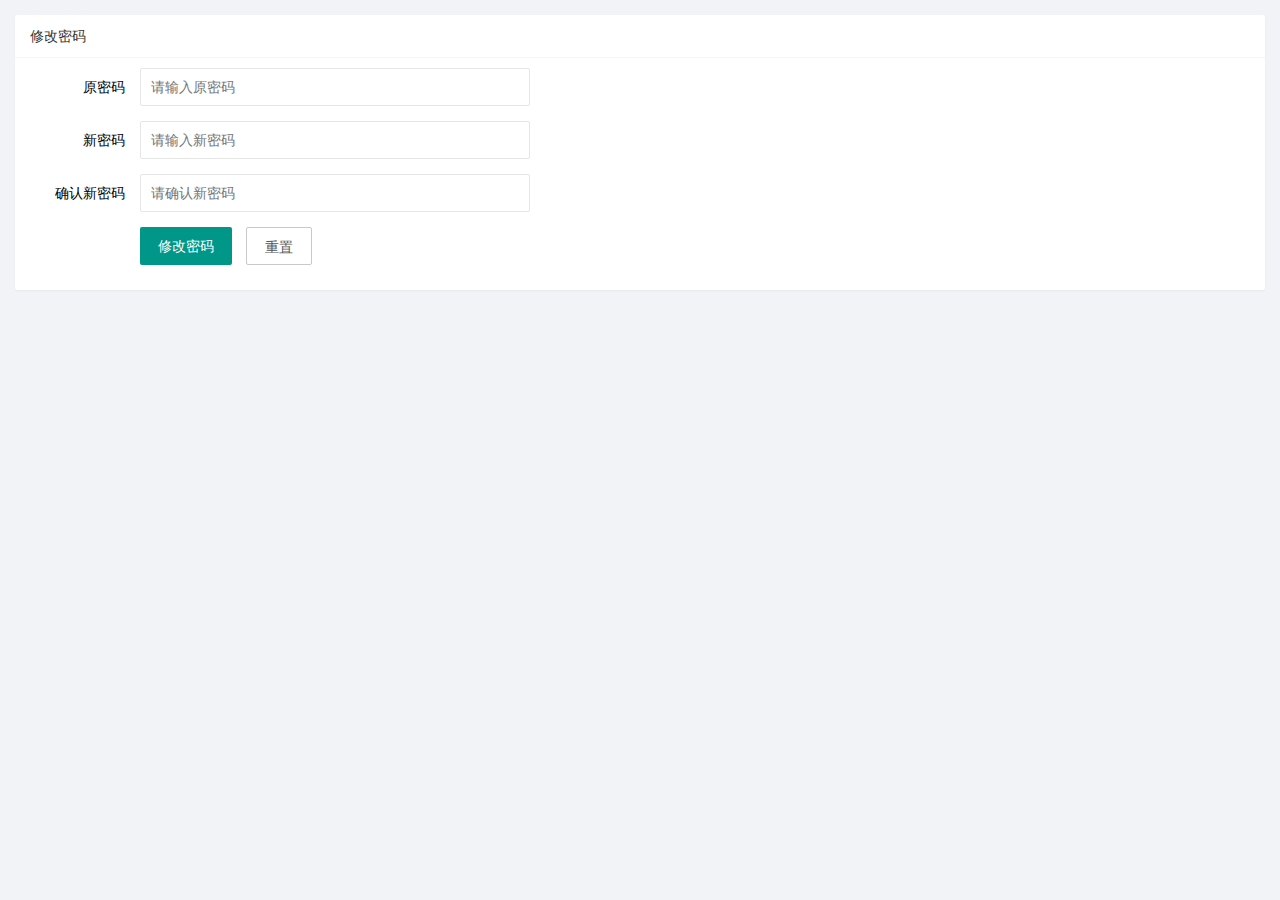
<file: user/modify-password.html>
<!DOCTYPE html>
<html lang="en">

<head>
    <meta charset="UTF-8">
    <meta name="viewport" content="width=device-width, initial-scale=1.0">
    <title>Document</title>
    <link rel="stylesheet" href="../assets/fonts/iconfont.css">
    <link rel="stylesheet" href="../assets/lib/layui/css/layui.css">
    <link rel="stylesheet" href="../assets/css/user.css">
</head>

<body>
    <div class="layui-card">
        <div class="layui-card-header">修改密码</div>
        <div class="layui-card-body">
            <form class="layui-form" action="">
                <div class="layui-form-item">
                    <label class="layui-form-label">原密码</label>
                    <div class="layui-input-block">
                        <input type="password" name="oldPwd" required lay-verify="required|pass" placeholder="请输入原密码"
                            autocomplete="off" class="layui-input">
                    </div>
                </div>

                <div class="layui-form-item">
                    <label class="layui-form-label">新密码</label>
                    <div class="layui-input-block">
                        <input id="pass" type="password" name="newPwd" required lay-verify="required|pass"
                            placeholder="请输入新密码" autocomplete="off" class="layui-input">
                    </div>
                </div>

                <div class="layui-form-item">
                    <label class="layui-form-label">确认新密码</label>
                    <div class="layui-input-block">
                        <input type="password" required lay-verify="required|pass|confirmPass" placeholder="请确认新密码"
                            autocomplete="off" class="layui-input">
                    </div>
                </div>
                <div class="layui-form-item">
                    <div class="layui-input-block">
                        <button class="layui-btn" lay-submit lay-filter="formDemo">修改密码</button>
                        <button type="reset" class="layui-btn layui-btn-primary">重置</button>
                    </div>
                </div>
            </form>
        </div>
    </div>
    <script src="../assets/lib/axios.js"></script>
    <!-- 引入 jquery -->
    <script src="../assets/lib/jquery.js"></script>
    <!-- 引入 layui 的 js 文件 -->
    <script src="../assets/lib/layui/layui.all.js"></script>
    <!-- 引入 commonApi.js 文件 -->
    <script src="../assets/js/commonApi.js"></script>
    <!-- 引入基本资料的 js 文件 -->
    <script src="../assets/js/user/modify-password.js"></script>

</body>

</html>
</file>
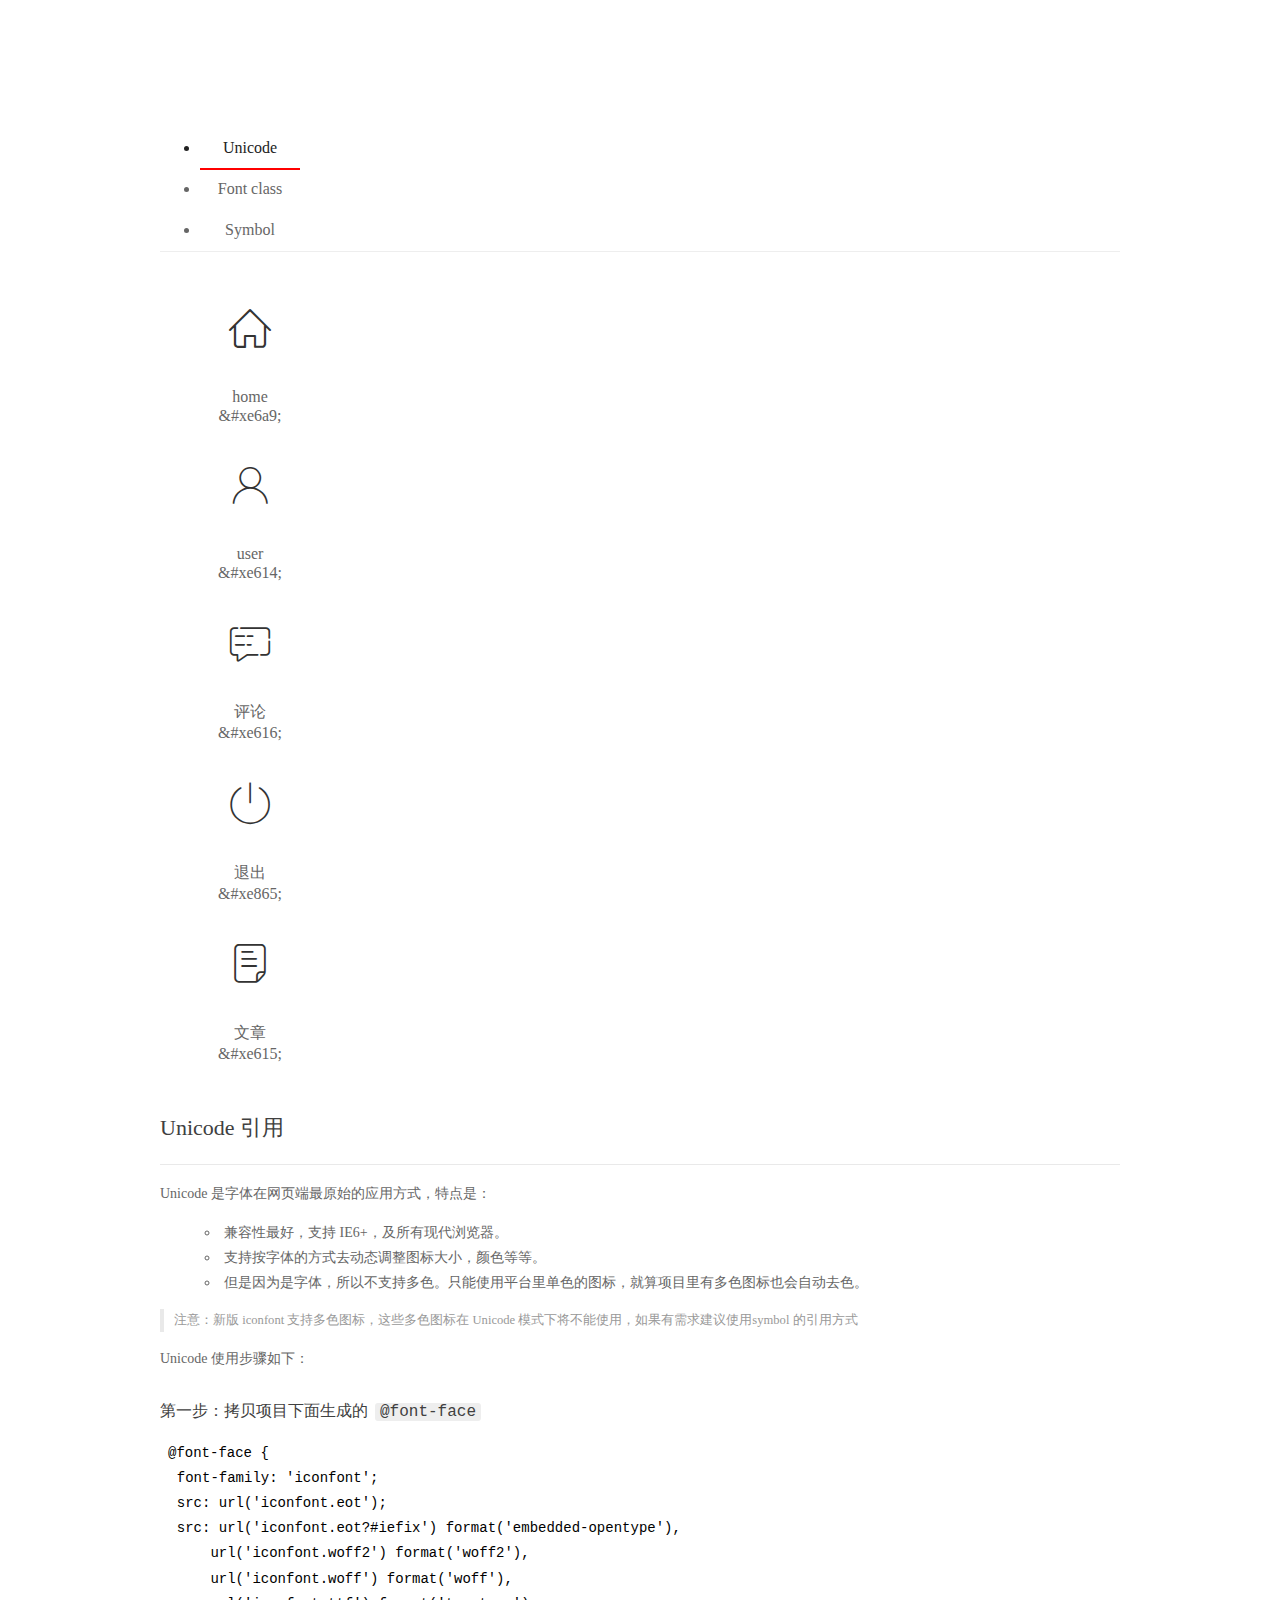
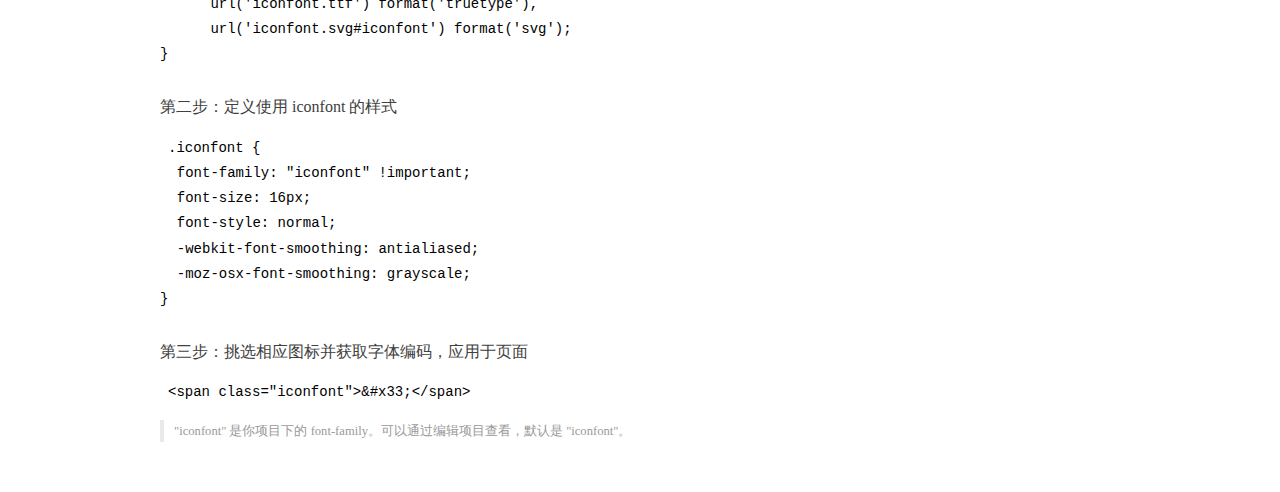
<file: assets/fonts/demo_index.html>
<!DOCTYPE html>
<html>
<head>
  <meta charset="utf-8"/>
  <title>IconFont Demo</title>
  <link rel="shortcut icon" href="https://gtms04.alicdn.com/tps/i4/TB1_oz6GVXXXXaFXpXXJDFnIXXX-64-64.ico" type="image/x-icon"/>
  <link rel="stylesheet" href="https://g.alicdn.com/thx/cube/1.3.2/cube.min.css">
  <link rel="stylesheet" href="demo.css">
  <link rel="stylesheet" href="iconfont.css">
  <script src="iconfont.js"></script>
  <!-- jQuery -->
  <script src="https://a1.alicdn.com/oss/uploads/2018/12/26/7bfddb60-08e8-11e9-9b04-53e73bb6408b.js"></script>
  <!-- 代码高亮 -->
  <script src="https://a1.alicdn.com/oss/uploads/2018/12/26/a3f714d0-08e6-11e9-8a15-ebf944d7534c.js"></script>
</head>
<body>
  <div class="main">
    <h1 class="logo"><a href="https://www.iconfont.cn/" title="iconfont 首页" target="_blank">&#xe86b;</a></h1>
    <div class="nav-tabs">
      <ul id="tabs" class="dib-box">
        <li class="dib active"><span>Unicode</span></li>
        <li class="dib"><span>Font class</span></li>
        <li class="dib"><span>Symbol</span></li>
      </ul>
      
    </div>
    <div class="tab-container">
      <div class="content unicode" style="display: block;">
          <ul class="icon_lists dib-box">
          
            <li class="dib">
              <span class="icon iconfont">&#xe6a9;</span>
                <div class="name">home</div>
                <div class="code-name">&amp;#xe6a9;</div>
              </li>
          
            <li class="dib">
              <span class="icon iconfont">&#xe614;</span>
                <div class="name">user</div>
                <div class="code-name">&amp;#xe614;</div>
              </li>
          
            <li class="dib">
              <span class="icon iconfont">&#xe616;</span>
                <div class="name">评论</div>
                <div class="code-name">&amp;#xe616;</div>
              </li>
          
            <li class="dib">
              <span class="icon iconfont">&#xe865;</span>
                <div class="name">退出</div>
                <div class="code-name">&amp;#xe865;</div>
              </li>
          
            <li class="dib">
              <span class="icon iconfont">&#xe615;</span>
                <div class="name">文章</div>
                <div class="code-name">&amp;#xe615;</div>
              </li>
          
          </ul>
          <div class="article markdown">
          <h2 id="unicode-">Unicode 引用</h2>
          <hr>

          <p>Unicode 是字体在网页端最原始的应用方式，特点是：</p>
          <ul>
            <li>兼容性最好，支持 IE6+，及所有现代浏览器。</li>
            <li>支持按字体的方式去动态调整图标大小，颜色等等。</li>
            <li>但是因为是字体，所以不支持多色。只能使用平台里单色的图标，就算项目里有多色图标也会自动去色。</li>
          </ul>
          <blockquote>
            <p>注意：新版 iconfont 支持多色图标，这些多色图标在 Unicode 模式下将不能使用，如果有需求建议使用symbol 的引用方式</p>
          </blockquote>
          <p>Unicode 使用步骤如下：</p>
          <h3 id="-font-face">第一步：拷贝项目下面生成的 <code>@font-face</code></h3>
<pre><code class="language-css"
>@font-face {
  font-family: 'iconfont';
  src: url('iconfont.eot');
  src: url('iconfont.eot?#iefix') format('embedded-opentype'),
      url('iconfont.woff2') format('woff2'),
      url('iconfont.woff') format('woff'),
      url('iconfont.ttf') format('truetype'),
      url('iconfont.svg#iconfont') format('svg');
}
</code></pre>
          <h3 id="-iconfont-">第二步：定义使用 iconfont 的样式</h3>
<pre><code class="language-css"
>.iconfont {
  font-family: "iconfont" !important;
  font-size: 16px;
  font-style: normal;
  -webkit-font-smoothing: antialiased;
  -moz-osx-font-smoothing: grayscale;
}
</code></pre>
          <h3 id="-">第三步：挑选相应图标并获取字体编码，应用于页面</h3>
<pre>
<code class="language-html"
>&lt;span class="iconfont"&gt;&amp;#x33;&lt;/span&gt;
</code></pre>
          <blockquote>
            <p>"iconfont" 是你项目下的 font-family。可以通过编辑项目查看，默认是 "iconfont"。</p>
          </blockquote>
          </div>
      </div>
      <div class="content font-class">
        <ul class="icon_lists dib-box">
          
          <li class="dib">
            <span class="icon iconfont icon-home"></span>
            <div class="name">
              home
            </div>
            <div class="code-name">.icon-home
            </div>
          </li>
          
          <li class="dib">
            <span class="icon iconfont icon-user"></span>
            <div class="name">
              user
            </div>
            <div class="code-name">.icon-user
            </div>
          </li>
          
          <li class="dib">
            <span class="icon iconfont icon-pinglun"></span>
            <div class="name">
              评论
            </div>
            <div class="code-name">.icon-pinglun
            </div>
          </li>
          
          <li class="dib">
            <span class="icon iconfont icon-tuichu"></span>
            <div class="name">
              退出
            </div>
            <div class="code-name">.icon-tuichu
            </div>
          </li>
          
          <li class="dib">
            <span class="icon iconfont icon-16"></span>
            <div class="name">
              文章
            </div>
            <div class="code-name">.icon-16
            </div>
          </li>
          
        </ul>
        <div class="article markdown">
        <h2 id="font-class-">font-class 引用</h2>
        <hr>

        <p>font-class 是 Unicode 使用方式的一种变种，主要是解决 Unicode 书写不直观，语意不明确的问题。</p>
        <p>与 Unicode 使用方式相比，具有如下特点：</p>
        <ul>
          <li>兼容性良好，支持 IE8+，及所有现代浏览器。</li>
          <li>相比于 Unicode 语意明确，书写更直观。可以很容易分辨这个 icon 是什么。</li>
          <li>因为使用 class 来定义图标，所以当要替换图标时，只需要修改 class 里面的 Unicode 引用。</li>
          <li>不过因为本质上还是使用的字体，所以多色图标还是不支持的。</li>
        </ul>
        <p>使用步骤如下：</p>
        <h3 id="-fontclass-">第一步：引入项目下面生成的 fontclass 代码：</h3>
<pre><code class="language-html">&lt;link rel="stylesheet" href="./iconfont.css"&gt;
</code></pre>
        <h3 id="-">第二步：挑选相应图标并获取类名，应用于页面：</h3>
<pre><code class="language-html">&lt;span class="iconfont icon-xxx"&gt;&lt;/span&gt;
</code></pre>
        <blockquote>
          <p>"
            iconfont" 是你项目下的 font-family。可以通过编辑项目查看，默认是 "iconfont"。</p>
        </blockquote>
      </div>
      </div>
      <div class="content symbol">
          <ul class="icon_lists dib-box">
          
            <li class="dib">
                <svg class="icon svg-icon" aria-hidden="true">
                  <use xlink:href="#icon-home"></use>
                </svg>
                <div class="name">home</div>
                <div class="code-name">#icon-home</div>
            </li>
          
            <li class="dib">
                <svg class="icon svg-icon" aria-hidden="true">
                  <use xlink:href="#icon-user"></use>
                </svg>
                <div class="name">user</div>
                <div class="code-name">#icon-user</div>
            </li>
          
            <li class="dib">
                <svg class="icon svg-icon" aria-hidden="true">
                  <use xlink:href="#icon-pinglun"></use>
                </svg>
                <div class="name">评论</div>
                <div class="code-name">#icon-pinglun</div>
            </li>
          
            <li class="dib">
                <svg class="icon svg-icon" aria-hidden="true">
                  <use xlink:href="#icon-tuichu"></use>
                </svg>
                <div class="name">退出</div>
                <div class="code-name">#icon-tuichu</div>
            </li>
          
            <li class="dib">
                <svg class="icon svg-icon" aria-hidden="true">
                  <use xlink:href="#icon-16"></use>
                </svg>
                <div class="name">文章</div>
                <div class="code-name">#icon-16</div>
            </li>
          
          </ul>
          <div class="article markdown">
          <h2 id="symbol-">Symbol 引用</h2>
          <hr>

          <p>这是一种全新的使用方式，应该说这才是未来的主流，也是平台目前推荐的用法。相关介绍可以参考这篇<a href="">文章</a>
            这种用法其实是做了一个 SVG 的集合，与另外两种相比具有如下特点：</p>
          <ul>
            <li>支持多色图标了，不再受单色限制。</li>
            <li>通过一些技巧，支持像字体那样，通过 <code>font-size</code>, <code>color</code> 来调整样式。</li>
            <li>兼容性较差，支持 IE9+，及现代浏览器。</li>
            <li>浏览器渲染 SVG 的性能一般，还不如 png。</li>
          </ul>
          <p>使用步骤如下：</p>
          <h3 id="-symbol-">第一步：引入项目下面生成的 symbol 代码：</h3>
<pre><code class="language-html">&lt;script src="./iconfont.js"&gt;&lt;/script&gt;
</code></pre>
          <h3 id="-css-">第二步：加入通用 CSS 代码（引入一次就行）：</h3>
<pre><code class="language-html">&lt;style&gt;
.icon {
  width: 1em;
  height: 1em;
  vertical-align: -0.15em;
  fill: currentColor;
  overflow: hidden;
}
&lt;/style&gt;
</code></pre>
          <h3 id="-">第三步：挑选相应图标并获取类名，应用于页面：</h3>
<pre><code class="language-html">&lt;svg class="icon" aria-hidden="true"&gt;
  &lt;use xlink:href="#icon-xxx"&gt;&lt;/use&gt;
&lt;/svg&gt;
</code></pre>
          </div>
      </div>

    </div>
  </div>
  <script>
  $(document).ready(function () {
      $('.tab-container .content:first').show()

      $('#tabs li').click(function (e) {
        var tabContent = $('.tab-container .content')
        var index = $(this).index()

        if ($(this).hasClass('active')) {
          return
        } else {
          $('#tabs li').removeClass('active')
          $(this).addClass('active')

          tabContent.hide().eq(index).fadeIn()
        }
      })
    })
  </script>
</body>
</html>
</file>
<file: assets/fonts/iconfont.css>
@font-face {font-family: "iconfont";
  src: url('iconfont.eot?t=1576139966484'); /* IE9 */
  src: url('iconfont.eot?t=1576139966484#iefix') format('embedded-opentype'), /* IE6-IE8 */
  url('[data-uri]') format('woff2'),
  url('iconfont.woff?t=1576139966484') format('woff'),
  url('iconfont.ttf?t=1576139966484') format('truetype'), /* chrome, firefox, opera, Safari, Android, iOS 4.2+ */
  url('iconfont.svg?t=1576139966484#iconfont') format('svg'); /* iOS 4.1- */
}

.iconfont {
  font-family: "iconfont" !important;
  font-size: 16px;
  font-style: normal;
  -webkit-font-smoothing: antialiased;
  -moz-osx-font-smoothing: grayscale;
}

.icon-home:before {
  content: "\e6a9";
}

.icon-user:before {
  content: "\e614";
}

.icon-pinglun:before {
  content: "\e616";
}

.icon-tuichu:before {
  content: "\e865";
}

.icon-16:before {
  content: "\e615";
}
</file>
<file: assets/lib/layui/css/layui.css>
/** layui-v2.5.5 MIT License By https://www.layui.com */
 .layui-inline,img{display:inline-block;vertical-align:middle}h1,h2,h3,h4,h5,h6{font-weight:400}.layui-edge,.layui-header,.layui-inline,.layui-main{position:relative}.layui-body,.layui-edge,.layui-elip{overflow:hidden}.layui-btn,.layui-edge,.layui-inline,img{vertical-align:middle}.layui-btn,.layui-disabled,.layui-icon,.layui-unselect{-moz-user-select:none;-webkit-user-select:none;-ms-user-select:none}.layui-elip,.layui-form-checkbox span,.layui-form-pane .layui-form-label{text-overflow:ellipsis;white-space:nowrap}.layui-breadcrumb,.layui-tree-btnGroup{visibility:hidden}blockquote,body,button,dd,div,dl,dt,form,h1,h2,h3,h4,h5,h6,input,li,ol,p,pre,td,textarea,th,ul{margin:0;padding:0;-webkit-tap-highlight-color:rgba(0,0,0,0)}a:active,a:hover{outline:0}img{border:none}li{list-style:none}table{border-collapse:collapse;border-spacing:0}h4,h5,h6{font-size:100%}button,input,optgroup,option,select,textarea{font-family:inherit;font-size:inherit;font-style:inherit;font-weight:inherit;outline:0}pre{white-space:pre-wrap;white-space:-moz-pre-wrap;white-space:-pre-wrap;white-space:-o-pre-wrap;word-wrap:break-word}body{line-height:24px;font:14px Helvetica Neue,Helvetica,PingFang SC,Tahoma,Arial,sans-serif}hr{height:1px;margin:10px 0;border:0;clear:both}a{color:#333;text-decoration:none}a:hover{color:#777}a cite{font-style:normal;*cursor:pointer}.layui-border-box,.layui-border-box *{box-sizing:border-box}.layui-box,.layui-box *{box-sizing:content-box}.layui-clear{clear:both;*zoom:1}.layui-clear:after{content:'\20';clear:both;*zoom:1;display:block;height:0}.layui-inline{*display:inline;*zoom:1}.layui-edge{display:inline-block;width:0;height:0;border-width:6px;border-style:dashed;border-color:transparent}.layui-edge-top{top:-4px;border-bottom-color:#999;border-bottom-style:solid}.layui-edge-right{border-left-color:#999;border-left-style:solid}.layui-edge-bottom{top:2px;border-top-color:#999;border-top-style:solid}.layui-edge-left{border-right-color:#999;border-right-style:solid}.layui-disabled,.layui-disabled:hover{color:#d2d2d2!important;cursor:not-allowed!important}.layui-circle{border-radius:100%}.layui-show{display:block!important}.layui-hide{display:none!important}@font-face{font-family:layui-icon;src:url(../font/iconfont.eot?v=250);src:url(../font/iconfont.eot?v=250#iefix) format('embedded-opentype'),url(../font/iconfont.woff2?v=250) format('woff2'),url(../font/iconfont.woff?v=250) format('woff'),url(../font/iconfont.ttf?v=250) format('truetype'),url(../font/iconfont.svg?v=250#layui-icon) format('svg')}.layui-icon{font-family:layui-icon!important;font-size:16px;font-style:normal;-webkit-font-smoothing:antialiased;-moz-osx-font-smoothing:grayscale}.layui-icon-reply-fill:before{content:"\e611"}.layui-icon-set-fill:before{content:"\e614"}.layui-icon-menu-fill:before{content:"\e60f"}.layui-icon-search:before{content:"\e615"}.layui-icon-share:before{content:"\e641"}.layui-icon-set-sm:before{content:"\e620"}.layui-icon-engine:before{content:"\e628"}.layui-icon-close:before{content:"\1006"}.layui-icon-close-fill:before{content:"\1007"}.layui-icon-chart-screen:before{content:"\e629"}.layui-icon-star:before{content:"\e600"}.layui-icon-circle-dot:before{content:"\e617"}.layui-icon-chat:before{content:"\e606"}.layui-icon-release:before{content:"\e609"}.layui-icon-list:before{content:"\e60a"}.layui-icon-chart:before{content:"\e62c"}.layui-icon-ok-circle:before{content:"\1005"}.layui-icon-layim-theme:before{content:"\e61b"}.layui-icon-table:before{content:"\e62d"}.layui-icon-right:before{content:"\e602"}.layui-icon-left:before{content:"\e603"}.layui-icon-cart-simple:before{content:"\e698"}.layui-icon-face-cry:before{content:"\e69c"}.layui-icon-face-smile:before{content:"\e6af"}.layui-icon-survey:before{content:"\e6b2"}.layui-icon-tree:before{content:"\e62e"}.layui-icon-upload-circle:before{content:"\e62f"}.layui-icon-add-circle:before{content:"\e61f"}.layui-icon-download-circle:before{content:"\e601"}.layui-icon-templeate-1:before{content:"\e630"}.layui-icon-util:before{content:"\e631"}.layui-icon-face-surprised:before{content:"\e664"}.layui-icon-edit:before{content:"\e642"}.layui-icon-speaker:before{content:"\e645"}.layui-icon-down:before{content:"\e61a"}.layui-icon-file:before{content:"\e621"}.layui-icon-layouts:before{content:"\e632"}.layui-icon-rate-half:before{content:"\e6c9"}.layui-icon-add-circle-fine:before{content:"\e608"}.layui-icon-prev-circle:before{content:"\e633"}.layui-icon-read:before{content:"\e705"}.layui-icon-404:before{content:"\e61c"}.layui-icon-carousel:before{content:"\e634"}.layui-icon-help:before{content:"\e607"}.layui-icon-code-circle:before{content:"\e635"}.layui-icon-water:before{content:"\e636"}.layui-icon-username:before{content:"\e66f"}.layui-icon-find-fill:before{content:"\e670"}.layui-icon-about:before{content:"\e60b"}.layui-icon-location:before{content:"\e715"}.layui-icon-up:before{content:"\e619"}.layui-icon-pause:before{content:"\e651"}.layui-icon-date:before{content:"\e637"}.layui-icon-layim-uploadfile:before{content:"\e61d"}.layui-icon-delete:before{content:"\e640"}.layui-icon-play:before{content:"\e652"}.layui-icon-top:before{content:"\e604"}.layui-icon-friends:before{content:"\e612"}.layui-icon-refresh-3:before{content:"\e9aa"}.layui-icon-ok:before{content:"\e605"}.layui-icon-layer:before{content:"\e638"}.layui-icon-face-smile-fine:before{content:"\e60c"}.layui-icon-dollar:before{content:"\e659"}.layui-icon-group:before{content:"\e613"}.layui-icon-layim-download:before{content:"\e61e"}.layui-icon-picture-fine:before{content:"\e60d"}.layui-icon-link:before{content:"\e64c"}.layui-icon-diamond:before{content:"\e735"}.layui-icon-log:before{content:"\e60e"}.layui-icon-rate-solid:before{content:"\e67a"}.layui-icon-fonts-del:before{content:"\e64f"}.layui-icon-unlink:before{content:"\e64d"}.layui-icon-fonts-clear:before{content:"\e639"}.layui-icon-triangle-r:before{content:"\e623"}.layui-icon-circle:before{content:"\e63f"}.layui-icon-radio:before{content:"\e643"}.layui-icon-align-center:before{content:"\e647"}.layui-icon-align-right:before{content:"\e648"}.layui-icon-align-left:before{content:"\e649"}.layui-icon-loading-1:before{content:"\e63e"}.layui-icon-return:before{content:"\e65c"}.layui-icon-fonts-strong:before{content:"\e62b"}.layui-icon-upload:before{content:"\e67c"}.layui-icon-dialogue:before{content:"\e63a"}.layui-icon-video:before{content:"\e6ed"}.layui-icon-headset:before{content:"\e6fc"}.layui-icon-cellphone-fine:before{content:"\e63b"}.layui-icon-add-1:before{content:"\e654"}.layui-icon-face-smile-b:before{content:"\e650"}.layui-icon-fonts-html:before{content:"\e64b"}.layui-icon-form:before{content:"\e63c"}.layui-icon-cart:before{content:"\e657"}.layui-icon-camera-fill:before{content:"\e65d"}.layui-icon-tabs:before{content:"\e62a"}.layui-icon-fonts-code:before{content:"\e64e"}.layui-icon-fire:before{content:"\e756"}.layui-icon-set:before{content:"\e716"}.layui-icon-fonts-u:before{content:"\e646"}.layui-icon-triangle-d:before{content:"\e625"}.layui-icon-tips:before{content:"\e702"}.layui-icon-picture:before{content:"\e64a"}.layui-icon-more-vertical:before{content:"\e671"}.layui-icon-flag:before{content:"\e66c"}.layui-icon-loading:before{content:"\e63d"}.layui-icon-fonts-i:before{content:"\e644"}.layui-icon-refresh-1:before{content:"\e666"}.layui-icon-rmb:before{content:"\e65e"}.layui-icon-home:before{content:"\e68e"}.layui-icon-user:before{content:"\e770"}.layui-icon-notice:before{content:"\e667"}.layui-icon-login-weibo:before{content:"\e675"}.layui-icon-voice:before{content:"\e688"}.layui-icon-upload-drag:before{content:"\e681"}.layui-icon-login-qq:before{content:"\e676"}.layui-icon-snowflake:before{content:"\e6b1"}.layui-icon-file-b:before{content:"\e655"}.layui-icon-template:before{content:"\e663"}.layui-icon-auz:before{content:"\e672"}.layui-icon-console:before{content:"\e665"}.layui-icon-app:before{content:"\e653"}.layui-icon-prev:before{content:"\e65a"}.layui-icon-website:before{content:"\e7ae"}.layui-icon-next:before{content:"\e65b"}.layui-icon-component:before{content:"\e857"}.layui-icon-more:before{content:"\e65f"}.layui-icon-login-wechat:before{content:"\e677"}.layui-icon-shrink-right:before{content:"\e668"}.layui-icon-spread-left:before{content:"\e66b"}.layui-icon-camera:before{content:"\e660"}.layui-icon-note:before{content:"\e66e"}.layui-icon-refresh:before{content:"\e669"}.layui-icon-female:before{content:"\e661"}.layui-icon-male:before{content:"\e662"}.layui-icon-password:before{content:"\e673"}.layui-icon-senior:before{content:"\e674"}.layui-icon-theme:before{content:"\e66a"}.layui-icon-tread:before{content:"\e6c5"}.layui-icon-praise:before{content:"\e6c6"}.layui-icon-star-fill:before{content:"\e658"}.layui-icon-rate:before{content:"\e67b"}.layui-icon-template-1:before{content:"\e656"}.layui-icon-vercode:before{content:"\e679"}.layui-icon-cellphone:before{content:"\e678"}.layui-icon-screen-full:before{content:"\e622"}.layui-icon-screen-restore:before{content:"\e758"}.layui-icon-cols:before{content:"\e610"}.layui-icon-export:before{content:"\e67d"}.layui-icon-print:before{content:"\e66d"}.layui-icon-slider:before{content:"\e714"}.layui-icon-addition:before{content:"\e624"}.layui-icon-subtraction:before{content:"\e67e"}.layui-icon-service:before{content:"\e626"}.layui-icon-transfer:before{content:"\e691"}.layui-main{width:1140px;margin:0 auto}.layui-header{z-index:1000;height:60px}.layui-header a:hover{transition:all .5s;-webkit-transition:all .5s}.layui-side{position:fixed;left:0;top:0;bottom:0;z-index:999;width:200px;overflow-x:hidden}.layui-side-scroll{position:relative;width:220px;height:100%;overflow-x:hidden}.layui-body{position:absolute;left:200px;right:0;top:0;bottom:0;z-index:998;width:auto;overflow-y:auto;box-sizing:border-box}.layui-layout-body{overflow:hidden}.layui-layout-admin .layui-header{background-color:#23262E}.layui-layout-admin .layui-side{top:60px;width:200px;overflow-x:hidden}.layui-layout-admin .layui-body{position:fixed;top:60px;bottom:44px}.layui-layout-admin .layui-main{width:auto;margin:0 15px}.layui-layout-admin .layui-footer{position:fixed;left:200px;right:0;bottom:0;height:44px;line-height:44px;padding:0 15px;background-color:#eee}.layui-layout-admin .layui-logo{position:absolute;left:0;top:0;width:200px;height:100%;line-height:60px;text-align:center;color:#009688;font-size:16px}.layui-layout-admin .layui-header .layui-nav{background:0 0}.layui-layout-left{position:absolute!important;left:200px;top:0}.layui-layout-right{position:absolute!important;right:0;top:0}.layui-container{position:relative;margin:0 auto;padding:0 15px;box-sizing:border-box}.layui-fluid{position:relative;margin:0 auto;padding:0 15px}.layui-row:after,.layui-row:before{content:'';display:block;clear:both}.layui-col-lg1,.layui-col-lg10,.layui-col-lg11,.layui-col-lg12,.layui-col-lg2,.layui-col-lg3,.layui-col-lg4,.layui-col-lg5,.layui-col-lg6,.layui-col-lg7,.layui-col-lg8,.layui-col-lg9,.layui-col-md1,.layui-col-md10,.layui-col-md11,.layui-col-md12,.layui-col-md2,.layui-col-md3,.layui-col-md4,.layui-col-md5,.layui-col-md6,.layui-col-md7,.layui-col-md8,.layui-col-md9,.layui-col-sm1,.layui-col-sm10,.layui-col-sm11,.layui-col-sm12,.layui-col-sm2,.layui-col-sm3,.layui-col-sm4,.layui-col-sm5,.layui-col-sm6,.layui-col-sm7,.layui-col-sm8,.layui-col-sm9,.layui-col-xs1,.layui-col-xs10,.layui-col-xs11,.layui-col-xs12,.layui-col-xs2,.layui-col-xs3,.layui-col-xs4,.layui-col-xs5,.layui-col-xs6,.layui-col-xs7,.layui-col-xs8,.layui-col-xs9{position:relative;display:block;box-sizing:border-box}.layui-col-xs1,.layui-col-xs10,.layui-col-xs11,.layui-col-xs12,.layui-col-xs2,.layui-col-xs3,.layui-col-xs4,.layui-col-xs5,.layui-col-xs6,.layui-col-xs7,.layui-col-xs8,.layui-col-xs9{float:left}.layui-col-xs1{width:8.33333333%}.layui-col-xs2{width:16.66666667%}.layui-col-xs3{width:25%}.layui-col-xs4{width:33.33333333%}.layui-col-xs5{width:41.66666667%}.layui-col-xs6{width:50%}.layui-col-xs7{width:58.33333333%}.layui-col-xs8{width:66.66666667%}.layui-col-xs9{width:75%}.layui-col-xs10{width:83.33333333%}.layui-col-xs11{width:91.66666667%}.layui-col-xs12{width:100%}.layui-col-xs-offset1{margin-left:8.33333333%}.layui-col-xs-offset2{margin-left:16.66666667%}.layui-col-xs-offset3{margin-left:25%}.layui-col-xs-offset4{margin-left:33.33333333%}.layui-col-xs-offset5{margin-left:41.66666667%}.layui-col-xs-offset6{margin-left:50%}.layui-col-xs-offset7{margin-left:58.33333333%}.layui-col-xs-offset8{margin-left:66.66666667%}.layui-col-xs-offset9{margin-left:75%}.layui-col-xs-offset10{margin-left:83.33333333%}.layui-col-xs-offset11{margin-left:91.66666667%}.layui-col-xs-offset12{margin-left:100%}@media screen and (max-width:768px){.layui-hide-xs{display:none!important}.layui-show-xs-block{display:block!important}.layui-show-xs-inline{display:inline!important}.layui-show-xs-inline-block{display:inline-block!important}}@media screen and (min-width:768px){.layui-container{width:750px}.layui-hide-sm{display:none!important}.layui-show-sm-block{display:block!important}.layui-show-sm-inline{display:inline!important}.layui-show-sm-inline-block{display:inline-block!important}.layui-col-sm1,.layui-col-sm10,.layui-col-sm11,.layui-col-sm12,.layui-col-sm2,.layui-col-sm3,.layui-col-sm4,.layui-col-sm5,.layui-col-sm6,.layui-col-sm7,.layui-col-sm8,.layui-col-sm9{float:left}.layui-col-sm1{width:8.33333333%}.layui-col-sm2{width:16.66666667%}.layui-col-sm3{width:25%}.layui-col-sm4{width:33.33333333%}.layui-col-sm5{width:41.66666667%}.layui-col-sm6{width:50%}.layui-col-sm7{width:58.33333333%}.layui-col-sm8{width:66.66666667%}.layui-col-sm9{width:75%}.layui-col-sm10{width:83.33333333%}.layui-col-sm11{width:91.66666667%}.layui-col-sm12{width:100%}.layui-col-sm-offset1{margin-left:8.33333333%}.layui-col-sm-offset2{margin-left:16.66666667%}.layui-col-sm-offset3{margin-left:25%}.layui-col-sm-offset4{margin-left:33.33333333%}.layui-col-sm-offset5{margin-left:41.66666667%}.layui-col-sm-offset6{margin-left:50%}.layui-col-sm-offset7{margin-left:58.33333333%}.layui-col-sm-offset8{margin-left:66.66666667%}.layui-col-sm-offset9{margin-left:75%}.layui-col-sm-offset10{margin-left:83.33333333%}.layui-col-sm-offset11{margin-left:91.66666667%}.layui-col-sm-offset12{margin-left:100%}}@media screen and (min-width:992px){.layui-container{width:970px}.layui-hide-md{display:none!important}.layui-show-md-block{display:block!important}.layui-show-md-inline{display:inline!important}.layui-show-md-inline-block{display:inline-block!important}.layui-col-md1,.layui-col-md10,.layui-col-md11,.layui-col-md12,.layui-col-md2,.layui-col-md3,.layui-col-md4,.layui-col-md5,.layui-col-md6,.layui-col-md7,.layui-col-md8,.layui-col-md9{float:left}.layui-col-md1{width:8.33333333%}.layui-col-md2{width:16.66666667%}.layui-col-md3{width:25%}.layui-col-md4{width:33.33333333%}.layui-col-md5{width:41.66666667%}.layui-col-md6{width:50%}.layui-col-md7{width:58.33333333%}.layui-col-md8{width:66.66666667%}.layui-col-md9{width:75%}.layui-col-md10{width:83.33333333%}.layui-col-md11{width:91.66666667%}.layui-col-md12{width:100%}.layui-col-md-offset1{margin-left:8.33333333%}.layui-col-md-offset2{margin-left:16.66666667%}.layui-col-md-offset3{margin-left:25%}.layui-col-md-offset4{margin-left:33.33333333%}.layui-col-md-offset5{margin-left:41.66666667%}.layui-col-md-offset6{margin-left:50%}.layui-col-md-offset7{margin-left:58.33333333%}.layui-col-md-offset8{margin-left:66.66666667%}.layui-col-md-offset9{margin-left:75%}.layui-col-md-offset10{margin-left:83.33333333%}.layui-col-md-offset11{margin-left:91.66666667%}.layui-col-md-offset12{margin-left:100%}}@media screen and (min-width:1200px){.layui-container{width:1170px}.layui-hide-lg{display:none!important}.layui-show-lg-block{display:block!important}.layui-show-lg-inline{display:inline!important}.layui-show-lg-inline-block{display:inline-block!important}.layui-col-lg1,.layui-col-lg10,.layui-col-lg11,.layui-col-lg12,.layui-col-lg2,.layui-col-lg3,.layui-col-lg4,.layui-col-lg5,.layui-col-lg6,.layui-col-lg7,.layui-col-lg8,.layui-col-lg9{float:left}.layui-col-lg1{width:8.33333333%}.layui-col-lg2{width:16.66666667%}.layui-col-lg3{width:25%}.layui-col-lg4{width:33.33333333%}.layui-col-lg5{width:41.66666667%}.layui-col-lg6{width:50%}.layui-col-lg7{width:58.33333333%}.layui-col-lg8{width:66.66666667%}.layui-col-lg9{width:75%}.layui-col-lg10{width:83.33333333%}.layui-col-lg11{width:91.66666667%}.layui-col-lg12{width:100%}.layui-col-lg-offset1{margin-left:8.33333333%}.layui-col-lg-offset2{margin-left:16.66666667%}.layui-col-lg-offset3{margin-left:25%}.layui-col-lg-offset4{margin-left:33.33333333%}.layui-col-lg-offset5{margin-left:41.66666667%}.layui-col-lg-offset6{margin-left:50%}.layui-col-lg-offset7{margin-left:58.33333333%}.layui-col-lg-offset8{margin-left:66.66666667%}.layui-col-lg-offset9{margin-left:75%}.layui-col-lg-offset10{margin-left:83.33333333%}.layui-col-lg-offset11{margin-left:91.66666667%}.layui-col-lg-offset12{margin-left:100%}}.layui-col-space1{margin:-.5px}.layui-col-space1>*{padding:.5px}.layui-col-space3{margin:-1.5px}.layui-col-space3>*{padding:1.5px}.layui-col-space5{margin:-2.5px}.layui-col-space5>*{padding:2.5px}.layui-col-space8{margin:-3.5px}.layui-col-space8>*{padding:3.5px}.layui-col-space10{margin:-5px}.layui-col-space10>*{padding:5px}.layui-col-space12{margin:-6px}.layui-col-space12>*{padding:6px}.layui-col-space15{margin:-7.5px}.layui-col-space15>*{padding:7.5px}.layui-col-space18{margin:-9px}.layui-col-space18>*{padding:9px}.layui-col-space20{margin:-10px}.layui-col-space20>*{padding:10px}.layui-col-space22{margin:-11px}.layui-col-space22>*{padding:11px}.layui-col-space25{margin:-12.5px}.layui-col-space25>*{padding:12.5px}.layui-col-space30{margin:-15px}.layui-col-space30>*{padding:15px}.layui-btn,.layui-input,.layui-select,.layui-textarea,.layui-upload-button{outline:0;-webkit-appearance:none;transition:all .3s;-webkit-transition:all .3s;box-sizing:border-box}.layui-elem-quote{margin-bottom:10px;padding:15px;line-height:22px;border-left:5px solid #009688;border-radius:0 2px 2px 0;background-color:#f2f2f2}.layui-quote-nm{border-style:solid;border-width:1px 1px 1px 5px;background:0 0}.layui-elem-field{margin-bottom:10px;padding:0;border-width:1px;border-style:solid}.layui-elem-field legend{margin-left:20px;padding:0 10px;font-size:20px;font-weight:300}.layui-field-title{margin:10px 0 20px;border-width:1px 0 0}.layui-field-box{padding:10px 15px}.layui-field-title .layui-field-box{padding:10px 0}.layui-progress{position:relative;height:6px;border-radius:20px;background-color:#e2e2e2}.layui-progress-bar{position:absolute;left:0;top:0;width:0;max-width:100%;height:6px;border-radius:20px;text-align:right;background-color:#5FB878;transition:all .3s;-webkit-transition:all .3s}.layui-progress-big,.layui-progress-big .layui-progress-bar{height:18px;line-height:18px}.layui-progress-text{position:relative;top:-20px;line-height:18px;font-size:12px;color:#666}.layui-progress-big .layui-progress-text{position:static;padding:0 10px;color:#fff}.layui-collapse{border-width:1px;border-style:solid;border-radius:2px}.layui-colla-content,.layui-colla-item{border-top-width:1px;border-top-style:solid}.layui-colla-item:first-child{border-top:none}.layui-colla-title{position:relative;height:42px;line-height:42px;padding:0 15px 0 35px;color:#333;background-color:#f2f2f2;cursor:pointer;font-size:14px;overflow:hidden}.layui-colla-content{display:none;padding:10px 15px;line-height:22px;color:#666}.layui-colla-icon{position:absolute;left:15px;top:0;font-size:14px}.layui-card{margin-bottom:15px;border-radius:2px;background-color:#fff;box-shadow:0 1px 2px 0 rgba(0,0,0,.05)}.layui-card:last-child{margin-bottom:0}.layui-card-header{position:relative;height:42px;line-height:42px;padding:0 15px;border-bottom:1px solid #f6f6f6;color:#333;border-radius:2px 2px 0 0;font-size:14px}.layui-bg-black,.layui-bg-blue,.layui-bg-cyan,.layui-bg-green,.layui-bg-orange,.layui-bg-red{color:#fff!important}.layui-card-body{position:relative;padding:10px 15px;line-height:24px}.layui-card-body[pad15]{padding:15px}.layui-card-body[pad20]{padding:20px}.layui-card-body .layui-table{margin:5px 0}.layui-card .layui-tab{margin:0}.layui-panel-window{position:relative;padding:15px;border-radius:0;border-top:5px solid #E6E6E6;background-color:#fff}.layui-auxiliar-moving{position:fixed;left:0;right:0;top:0;bottom:0;width:100%;height:100%;background:0 0;z-index:9999999999}.layui-form-label,.layui-form-mid,.layui-form-select,.layui-input-block,.layui-input-inline,.layui-textarea{position:relative}.layui-bg-red{background-color:#FF5722!important}.layui-bg-orange{background-color:#FFB800!important}.layui-bg-green{background-color:#009688!important}.layui-bg-cyan{background-color:#2F4056!important}.layui-bg-blue{background-color:#1E9FFF!important}.layui-bg-black{background-color:#393D49!important}.layui-bg-gray{background-color:#eee!important;color:#666!important}.layui-badge-rim,.layui-colla-content,.layui-colla-item,.layui-collapse,.layui-elem-field,.layui-form-pane .layui-form-item[pane],.layui-form-pane .layui-form-label,.layui-input,.layui-layedit,.layui-layedit-tool,.layui-quote-nm,.layui-select,.layui-tab-bar,.layui-tab-card,.layui-tab-title,.layui-tab-title .layui-this:after,.layui-textarea{border-color:#e6e6e6}.layui-timeline-item:before,hr{background-color:#e6e6e6}.layui-text{line-height:22px;font-size:14px;color:#666}.layui-text h1,.layui-text h2,.layui-text h3{font-weight:500;color:#333}.layui-text h1{font-size:30px}.layui-text h2{font-size:24px}.layui-text h3{font-size:18px}.layui-text a:not(.layui-btn){color:#01AAED}.layui-text a:not(.layui-btn):hover{text-decoration:underline}.layui-text ul{padding:5px 0 5px 15px}.layui-text ul li{margin-top:5px;list-style-type:disc}.layui-text em,.layui-word-aux{color:#999!important;padding:0 5px!important}.layui-btn{display:inline-block;height:38px;line-height:38px;padding:0 18px;background-color:#009688;color:#fff;white-space:nowrap;text-align:center;font-size:14px;border:none;border-radius:2px;cursor:pointer}.layui-btn:hover{opacity:.8;filter:alpha(opacity=80);color:#fff}.layui-btn:active{opacity:1;filter:alpha(opacity=100)}.layui-btn+.layui-btn{margin-left:10px}.layui-btn-container{font-size:0}.layui-btn-container .layui-btn{margin-right:10px;margin-bottom:10px}.layui-btn-container .layui-btn+.layui-btn{margin-left:0}.layui-table .layui-btn-container .layui-btn{margin-bottom:9px}.layui-btn-radius{border-radius:100px}.layui-btn .layui-icon{margin-right:3px;font-size:18px;vertical-align:bottom;vertical-align:middle\9}.layui-btn-primary{border:1px solid #C9C9C9;background-color:#fff;color:#555}.layui-btn-primary:hover{border-color:#009688;color:#333}.layui-btn-normal{background-color:#1E9FFF}.layui-btn-warm{background-color:#FFB800}.layui-btn-danger{background-color:#FF5722}.layui-btn-checked{background-color:#5FB878}.layui-btn-disabled,.layui-btn-disabled:active,.layui-btn-disabled:hover{border:1px solid #e6e6e6;background-color:#FBFBFB;color:#C9C9C9;cursor:not-allowed;opacity:1}.layui-btn-lg{height:44px;line-height:44px;padding:0 25px;font-size:16px}.layui-btn-sm{height:30px;line-height:30px;padding:0 10px;font-size:12px}.layui-btn-sm i{font-size:16px!important}.layui-btn-xs{height:22px;line-height:22px;padding:0 5px;font-size:12px}.layui-btn-xs i{font-size:14px!important}.layui-btn-group{display:inline-block;vertical-align:middle;font-size:0}.layui-btn-group .layui-btn{margin-left:0!important;margin-right:0!important;border-left:1px solid rgba(255,255,255,.5);border-radius:0}.layui-btn-group .layui-btn-primary{border-left:none}.layui-btn-group .layui-btn-primary:hover{border-color:#C9C9C9;color:#009688}.layui-btn-group .layui-btn:first-child{border-left:none;border-radius:2px 0 0 2px}.layui-btn-group .layui-btn-primary:first-child{border-left:1px solid #c9c9c9}.layui-btn-group .layui-btn:last-child{border-radius:0 2px 2px 0}.layui-btn-group .layui-btn+.layui-btn{margin-left:0}.layui-btn-group+.layui-btn-group{margin-left:10px}.layui-btn-fluid{width:100%}.layui-input,.layui-select,.layui-textarea{height:38px;line-height:1.3;line-height:38px\9;border-width:1px;border-style:solid;background-color:#fff;border-radius:2px}.layui-input::-webkit-input-placeholder,.layui-select::-webkit-input-placeholder,.layui-textarea::-webkit-input-placeholder{line-height:1.3}.layui-input,.layui-textarea{display:block;width:100%;padding-left:10px}.layui-input:hover,.layui-textarea:hover{border-color:#D2D2D2!important}.layui-input:focus,.layui-textarea:focus{border-color:#C9C9C9!important}.layui-textarea{min-height:100px;height:auto;line-height:20px;padding:6px 10px;resize:vertical}.layui-select{padding:0 10px}.layui-form input[type=checkbox],.layui-form input[type=radio],.layui-form select{display:none}.layui-form [lay-ignore]{display:initial}.layui-form-item{margin-bottom:15px;clear:both;*zoom:1}.layui-form-item:after{content:'\20';clear:both;*zoom:1;display:block;height:0}.layui-form-label{float:left;display:block;padding:9px 15px;width:80px;font-weight:400;line-height:20px;text-align:right}.layui-form-label-col{display:block;float:none;padding:9px 0;line-height:20px;text-align:left}.layui-form-item .layui-inline{margin-bottom:5px;margin-right:10px}.layui-input-block{margin-left:110px;min-height:36px}.layui-input-inline{display:inline-block;vertical-align:middle}.layui-form-item .layui-input-inline{float:left;width:190px;margin-right:10px}.layui-form-text .layui-input-inline{width:auto}.layui-form-mid{float:left;display:block;padding:9px 0!important;line-height:20px;margin-right:10px}.layui-form-danger+.layui-form-select .layui-input,.layui-form-danger:focus{border-color:#FF5722!important}.layui-form-select .layui-input{padding-right:30px;cursor:pointer}.layui-form-select .layui-edge{position:absolute;right:10px;top:50%;margin-top:-3px;cursor:pointer;border-width:6px;border-top-color:#c2c2c2;border-top-style:solid;transition:all .3s;-webkit-transition:all .3s}.layui-form-select dl{display:none;position:absolute;left:0;top:42px;padding:5px 0;z-index:899;min-width:100%;border:1px solid #d2d2d2;max-height:300px;overflow-y:auto;background-color:#fff;border-radius:2px;box-shadow:0 2px 4px rgba(0,0,0,.12);box-sizing:border-box}.layui-form-select dl dd,.layui-form-select dl dt{padding:0 10px;line-height:36px;white-space:nowrap;overflow:hidden;text-overflow:ellipsis}.layui-form-select dl dt{font-size:12px;color:#999}.layui-form-select dl dd{cursor:pointer}.layui-form-select dl dd:hover{background-color:#f2f2f2;-webkit-transition:.5s all;transition:.5s all}.layui-form-select .layui-select-group dd{padding-left:20px}.layui-form-select dl dd.layui-select-tips{padding-left:10px!important;color:#999}.layui-form-select dl dd.layui-this{background-color:#5FB878;color:#fff}.layui-form-checkbox,.layui-form-select dl dd.layui-disabled{background-color:#fff}.layui-form-selected dl{display:block}.layui-form-checkbox,.layui-form-checkbox *,.layui-form-switch{display:inline-block;vertical-align:middle}.layui-form-selected .layui-edge{margin-top:-9px;-webkit-transform:rotate(180deg);transform:rotate(180deg);margin-top:-3px\9}:root .layui-form-selected .layui-edge{margin-top:-9px\0/IE9}.layui-form-selectup dl{top:auto;bottom:42px}.layui-select-none{margin:5px 0;text-align:center;color:#999}.layui-select-disabled .layui-disabled{border-color:#eee!important}.layui-select-disabled .layui-edge{border-top-color:#d2d2d2}.layui-form-checkbox{position:relative;height:30px;line-height:30px;margin-right:10px;padding-right:30px;cursor:pointer;font-size:0;-webkit-transition:.1s linear;transition:.1s linear;box-sizing:border-box}.layui-form-checkbox span{padding:0 10px;height:100%;font-size:14px;border-radius:2px 0 0 2px;background-color:#d2d2d2;color:#fff;overflow:hidden}.layui-form-checkbox:hover span{background-color:#c2c2c2}.layui-form-checkbox i{position:absolute;right:0;top:0;width:30px;height:28px;border:1px solid #d2d2d2;border-left:none;border-radius:0 2px 2px 0;color:#fff;font-size:20px;text-align:center}.layui-form-checkbox:hover i{border-color:#c2c2c2;color:#c2c2c2}.layui-form-checked,.layui-form-checked:hover{border-color:#5FB878}.layui-form-checked span,.layui-form-checked:hover span{background-color:#5FB878}.layui-form-checked i,.layui-form-checked:hover i{color:#5FB878}.layui-form-item .layui-form-checkbox{margin-top:4px}.layui-form-checkbox[lay-skin=primary]{height:auto!important;line-height:normal!important;min-width:18px;min-height:18px;border:none!important;margin-right:0;padding-left:28px;padding-right:0;background:0 0}.layui-form-checkbox[lay-skin=primary] span{padding-left:0;padding-right:15px;line-height:18px;background:0 0;color:#666}.layui-form-checkbox[lay-skin=primary] i{right:auto;left:0;width:16px;height:16px;line-height:16px;border:1px solid #d2d2d2;font-size:12px;border-radius:2px;background-color:#fff;-webkit-transition:.1s linear;transition:.1s linear}.layui-form-checkbox[lay-skin=primary]:hover i{border-color:#5FB878;color:#fff}.layui-form-checked[lay-skin=primary] i{border-color:#5FB878!important;background-color:#5FB878;color:#fff}.layui-checkbox-disbaled[lay-skin=primary] span{background:0 0!important;color:#c2c2c2}.layui-checkbox-disbaled[lay-skin=primary]:hover i{border-color:#d2d2d2}.layui-form-item .layui-form-checkbox[lay-skin=primary]{margin-top:10px}.layui-form-switch{position:relative;height:22px;line-height:22px;min-width:35px;padding:0 5px;margin-top:8px;border:1px solid #d2d2d2;border-radius:20px;cursor:pointer;background-color:#fff;-webkit-transition:.1s linear;transition:.1s linear}.layui-form-switch i{position:absolute;left:5px;top:3px;width:16px;height:16px;border-radius:20px;background-color:#d2d2d2;-webkit-transition:.1s linear;transition:.1s linear}.layui-form-switch em{position:relative;top:0;width:25px;margin-left:21px;padding:0!important;text-align:center!important;color:#999!important;font-style:normal!important;font-size:12px}.layui-form-onswitch{border-color:#5FB878;background-color:#5FB878}.layui-checkbox-disbaled,.layui-checkbox-disbaled i{border-color:#e2e2e2!important}.layui-form-onswitch i{left:100%;margin-left:-21px;background-color:#fff}.layui-form-onswitch em{margin-left:5px;margin-right:21px;color:#fff!important}.layui-checkbox-disbaled span{background-color:#e2e2e2!important}.layui-checkbox-disbaled:hover i{color:#fff!important}[lay-radio]{display:none}.layui-form-radio,.layui-form-radio *{display:inline-block;vertical-align:middle}.layui-form-radio{line-height:28px;margin:6px 10px 0 0;padding-right:10px;cursor:pointer;font-size:0}.layui-form-radio *{font-size:14px}.layui-form-radio>i{margin-right:8px;font-size:22px;color:#c2c2c2}.layui-form-radio>i:hover,.layui-form-radioed>i{color:#5FB878}.layui-radio-disbaled>i{color:#e2e2e2!important}.layui-form-pane .layui-form-label{width:110px;padding:8px 15px;height:38px;line-height:20px;border-width:1px;border-style:solid;border-radius:2px 0 0 2px;text-align:center;background-color:#FBFBFB;overflow:hidden;box-sizing:border-box}.layui-form-pane .layui-input-inline{margin-left:-1px}.layui-form-pane .layui-input-block{margin-left:110px;left:-1px}.layui-form-pane .layui-input{border-radius:0 2px 2px 0}.layui-form-pane .layui-form-text .layui-form-label{float:none;width:100%;border-radius:2px;box-sizing:border-box;text-align:left}.layui-form-pane .layui-form-text .layui-input-inline{display:block;margin:0;top:-1px;clear:both}.layui-form-pane .layui-form-text .layui-input-block{margin:0;left:0;top:-1px}.layui-form-pane .layui-form-text .layui-textarea{min-height:100px;border-radius:0 0 2px 2px}.layui-form-pane .layui-form-checkbox{margin:4px 0 4px 10px}.layui-form-pane .layui-form-radio,.layui-form-pane .layui-form-switch{margin-top:6px;margin-left:10px}.layui-form-pane .layui-form-item[pane]{position:relative;border-width:1px;border-style:solid}.layui-form-pane .layui-form-item[pane] .layui-form-label{position:absolute;left:0;top:0;height:100%;border-width:0 1px 0 0}.layui-form-pane .layui-form-item[pane] .layui-input-inline{margin-left:110px}@media screen and (max-width:450px){.layui-form-item .layui-form-label{text-overflow:ellipsis;overflow:hidden;white-space:nowrap}.layui-form-item .layui-inline{display:block;margin-right:0;margin-bottom:20px;clear:both}.layui-form-item .layui-inline:after{content:'\20';clear:both;display:block;height:0}.layui-form-item .layui-input-inline{display:block;float:none;left:-3px;width:auto;margin:0 0 10px 112px}.layui-form-item .layui-input-inline+.layui-form-mid{margin-left:110px;top:-5px;padding:0}.layui-form-item .layui-form-checkbox{margin-right:5px;margin-bottom:5px}}.layui-layedit{border-width:1px;border-style:solid;border-radius:2px}.layui-layedit-tool{padding:3px 5px;border-bottom-width:1px;border-bottom-style:solid;font-size:0}.layedit-tool-fixed{position:fixed;top:0;border-top:1px solid #e2e2e2}.layui-layedit-tool .layedit-tool-mid,.layui-layedit-tool .layui-icon{display:inline-block;vertical-align:middle;text-align:center;font-size:14px}.layui-layedit-tool .layui-icon{position:relative;width:32px;height:30px;line-height:30px;margin:3px 5px;color:#777;cursor:pointer;border-radius:2px}.layui-layedit-tool .layui-icon:hover{color:#393D49}.layui-layedit-tool .layui-icon:active{color:#000}.layui-layedit-tool .layedit-tool-active{background-color:#e2e2e2;color:#000}.layui-layedit-tool .layui-disabled,.layui-layedit-tool .layui-disabled:hover{color:#d2d2d2;cursor:not-allowed}.layui-layedit-tool .layedit-tool-mid{width:1px;height:18px;margin:0 10px;background-color:#d2d2d2}.layedit-tool-html{width:50px!important;font-size:30px!important}.layedit-tool-b,.layedit-tool-code,.layedit-tool-help{font-size:16px!important}.layedit-tool-d,.layedit-tool-face,.layedit-tool-image,.layedit-tool-unlink{font-size:18px!important}.layedit-tool-image input{position:absolute;font-size:0;left:0;top:0;width:100%;height:100%;opacity:.01;filter:Alpha(opacity=1);cursor:pointer}.layui-layedit-iframe iframe{display:block;width:100%}#LAY_layedit_code{overflow:hidden}.layui-laypage{display:inline-block;*display:inline;*zoom:1;vertical-align:middle;margin:10px 0;font-size:0}.layui-laypage>a:first-child,.layui-laypage>a:first-child em{border-radius:2px 0 0 2px}.layui-laypage>a:last-child,.layui-laypage>a:last-child em{border-radius:0 2px 2px 0}.layui-laypage>:first-child{margin-left:0!important}.layui-laypage>:last-child{margin-right:0!important}.layui-laypage a,.layui-laypage button,.layui-laypage input,.layui-laypage select,.layui-laypage span{border:1px solid #e2e2e2}.layui-laypage a,.layui-laypage span{display:inline-block;*display:inline;*zoom:1;vertical-align:middle;padding:0 15px;height:28px;line-height:28px;margin:0 -1px 5px 0;background-color:#fff;color:#333;font-size:12px}.layui-flow-more a *,.layui-laypage input,.layui-table-view select[lay-ignore]{display:inline-block}.layui-laypage a:hover{color:#009688}.layui-laypage em{font-style:normal}.layui-laypage .layui-laypage-spr{color:#999;font-weight:700}.layui-laypage a{text-decoration:none}.layui-laypage .layui-laypage-curr{position:relative}.layui-laypage .layui-laypage-curr em{position:relative;color:#fff}.layui-laypage .layui-laypage-curr .layui-laypage-em{position:absolute;left:-1px;top:-1px;padding:1px;width:100%;height:100%;background-color:#009688}.layui-laypage-em{border-radius:2px}.layui-laypage-next em,.layui-laypage-prev em{font-family:Sim sun;font-size:16px}.layui-laypage .layui-laypage-count,.layui-laypage .layui-laypage-limits,.layui-laypage .layui-laypage-refresh,.layui-laypage .layui-laypage-skip{margin-left:10px;margin-right:10px;padding:0;border:none}.layui-laypage .layui-laypage-limits,.layui-laypage .layui-laypage-refresh{vertical-align:top}.layui-laypage .layui-laypage-refresh i{font-size:18px;cursor:pointer}.layui-laypage select{height:22px;padding:3px;border-radius:2px;cursor:pointer}.layui-laypage .layui-laypage-skip{height:30px;line-height:30px;color:#999}.layui-laypage button,.layui-laypage input{height:30px;line-height:30px;border-radius:2px;vertical-align:top;background-color:#fff;box-sizing:border-box}.layui-laypage input{width:40px;margin:0 10px;padding:0 3px;text-align:center}.layui-laypage input:focus,.layui-laypage select:focus{border-color:#009688!important}.layui-laypage button{margin-left:10px;padding:0 10px;cursor:pointer}.layui-table,.layui-table-view{margin:10px 0}.layui-flow-more{margin:10px 0;text-align:center;color:#999;font-size:14px}.layui-flow-more a{height:32px;line-height:32px}.layui-flow-more a *{vertical-align:top}.layui-flow-more a cite{padding:0 20px;border-radius:3px;background-color:#eee;color:#333;font-style:normal}.layui-flow-more a cite:hover{opacity:.8}.layui-flow-more a i{font-size:30px;color:#737383}.layui-table{width:100%;background-color:#fff;color:#666}.layui-table tr{transition:all .3s;-webkit-transition:all .3s}.layui-table th{text-align:left;font-weight:400}.layui-table tbody tr:hover,.layui-table thead tr,.layui-table-click,.layui-table-header,.layui-table-hover,.layui-table-mend,.layui-table-patch,.layui-table-tool,.layui-table-total,.layui-table-total tr,.layui-table[lay-even] tr:nth-child(even){background-color:#f2f2f2}.layui-table td,.layui-table th,.layui-table-col-set,.layui-table-fixed-r,.layui-table-grid-down,.layui-table-header,.layui-table-page,.layui-table-tips-main,.layui-table-tool,.layui-table-total,.layui-table-view,.layui-table[lay-skin=line],.layui-table[lay-skin=row]{border-width:1px;border-style:solid;border-color:#e6e6e6}.layui-table td,.layui-table th{position:relative;padding:9px 15px;min-height:20px;line-height:20px;font-size:14px}.layui-table[lay-skin=line] td,.layui-table[lay-skin=line] th{border-width:0 0 1px}.layui-table[lay-skin=row] td,.layui-table[lay-skin=row] th{border-width:0 1px 0 0}.layui-table[lay-skin=nob] td,.layui-table[lay-skin=nob] th{border:none}.layui-table img{max-width:100px}.layui-table[lay-size=lg] td,.layui-table[lay-size=lg] th{padding:15px 30px}.layui-table-view .layui-table[lay-size=lg] .layui-table-cell{height:40px;line-height:40px}.layui-table[lay-size=sm] td,.layui-table[lay-size=sm] th{font-size:12px;padding:5px 10px}.layui-table-view .layui-table[lay-size=sm] .layui-table-cell{height:20px;line-height:20px}.layui-table[lay-data]{display:none}.layui-table-box{position:relative;overflow:hidden}.layui-table-view .layui-table{position:relative;width:auto;margin:0}.layui-table-view .layui-table[lay-skin=line]{border-width:0 1px 0 0}.layui-table-view .layui-table[lay-skin=row]{border-width:0 0 1px}.layui-table-view .layui-table td,.layui-table-view .layui-table th{padding:5px 0;border-top:none;border-left:none}.layui-table-view .layui-table th.layui-unselect .layui-table-cell span{cursor:pointer}.layui-table-view .layui-table td{cursor:default}.layui-table-view .layui-table td[data-edit=text]{cursor:text}.layui-table-view .layui-form-checkbox[lay-skin=primary] i{width:18px;height:18px}.layui-table-view .layui-form-radio{line-height:0;padding:0}.layui-table-view .layui-form-radio>i{margin:0;font-size:20px}.layui-table-init{position:absolute;left:0;top:0;width:100%;height:100%;text-align:center;z-index:110}.layui-table-init .layui-icon{position:absolute;left:50%;top:50%;margin:-15px 0 0 -15px;font-size:30px;color:#c2c2c2}.layui-table-header{border-width:0 0 1px;overflow:hidden}.layui-table-header .layui-table{margin-bottom:-1px}.layui-table-tool .layui-inline[lay-event]{position:relative;width:26px;height:26px;padding:5px;line-height:16px;margin-right:10px;text-align:center;color:#333;border:1px solid #ccc;cursor:pointer;-webkit-transition:.5s all;transition:.5s all}.layui-table-tool .layui-inline[lay-event]:hover{border:1px solid #999}.layui-table-tool-temp{padding-right:120px}.layui-table-tool-self{position:absolute;right:17px;top:10px}.layui-table-tool .layui-table-tool-self .layui-inline[lay-event]{margin:0 0 0 10px}.layui-table-tool-panel{position:absolute;top:29px;left:-1px;padding:5px 0;min-width:150px;min-height:40px;border:1px solid #d2d2d2;text-align:left;overflow-y:auto;background-color:#fff;box-shadow:0 2px 4px rgba(0,0,0,.12)}.layui-table-cell,.layui-table-tool-panel li{overflow:hidden;text-overflow:ellipsis;white-space:nowrap}.layui-table-tool-panel li{padding:0 10px;line-height:30px;-webkit-transition:.5s all;transition:.5s all}.layui-table-tool-panel li .layui-form-checkbox[lay-skin=primary]{width:100%;padding-left:28px}.layui-table-tool-panel li:hover{background-color:#f2f2f2}.layui-table-tool-panel li .layui-form-checkbox[lay-skin=primary] i{position:absolute;left:0;top:0}.layui-table-tool-panel li .layui-form-checkbox[lay-skin=primary] span{padding:0}.layui-table-tool .layui-table-tool-self .layui-table-tool-panel{left:auto;right:-1px}.layui-table-col-set{position:absolute;right:0;top:0;width:20px;height:100%;border-width:0 0 0 1px;background-color:#fff}.layui-table-sort{width:10px;height:20px;margin-left:5px;cursor:pointer!important}.layui-table-sort .layui-edge{position:absolute;left:5px;border-width:5px}.layui-table-sort .layui-table-sort-asc{top:3px;border-top:none;border-bottom-style:solid;border-bottom-color:#b2b2b2}.layui-table-sort .layui-table-sort-asc:hover{border-bottom-color:#666}.layui-table-sort .layui-table-sort-desc{bottom:5px;border-bottom:none;border-top-style:solid;border-top-color:#b2b2b2}.layui-table-sort .layui-table-sort-desc:hover{border-top-color:#666}.layui-table-sort[lay-sort=asc] .layui-table-sort-asc{border-bottom-color:#000}.layui-table-sort[lay-sort=desc] .layui-table-sort-desc{border-top-color:#000}.layui-table-cell{height:28px;line-height:28px;padding:0 15px;position:relative;box-sizing:border-box}.layui-table-cell .layui-form-checkbox[lay-skin=primary]{top:-1px;padding:0}.layui-table-cell .layui-table-link{color:#01AAED}.laytable-cell-checkbox,.laytable-cell-numbers,.laytable-cell-radio,.laytable-cell-space{padding:0;text-align:center}.layui-table-body{position:relative;overflow:auto;margin-right:-1px;margin-bottom:-1px}.layui-table-body .layui-none{line-height:26px;padding:15px;text-align:center;color:#999}.layui-table-fixed{position:absolute;left:0;top:0;z-index:101}.layui-table-fixed .layui-table-body{overflow:hidden}.layui-table-fixed-l{box-shadow:0 -1px 8px rgba(0,0,0,.08)}.layui-table-fixed-r{left:auto;right:-1px;border-width:0 0 0 1px;box-shadow:-1px 0 8px rgba(0,0,0,.08)}.layui-table-fixed-r .layui-table-header{position:relative;overflow:visible}.layui-table-mend{position:absolute;right:-49px;top:0;height:100%;width:50px}.layui-table-tool{position:relative;z-index:890;width:100%;min-height:50px;line-height:30px;padding:10px 15px;border-width:0 0 1px}.layui-table-tool .layui-btn-container{margin-bottom:-10px}.layui-table-page,.layui-table-total{border-width:1px 0 0;margin-bottom:-1px;overflow:hidden}.layui-table-page{position:relative;width:100%;padding:7px 7px 0;height:41px;font-size:12px;white-space:nowrap}.layui-table-page>div{height:26px}.layui-table-page .layui-laypage{margin:0}.layui-table-page .layui-laypage a,.layui-table-page .layui-laypage span{height:26px;line-height:26px;margin-bottom:10px;border:none;background:0 0}.layui-table-page .layui-laypage a,.layui-table-page .layui-laypage span.layui-laypage-curr{padding:0 12px}.layui-table-page .layui-laypage span{margin-left:0;padding:0}.layui-table-page .layui-laypage .layui-laypage-prev{margin-left:-7px!important}.layui-table-page .layui-laypage .layui-laypage-curr .layui-laypage-em{left:0;top:0;padding:0}.layui-table-page .layui-laypage button,.layui-table-page .layui-laypage input{height:26px;line-height:26px}.layui-table-page .layui-laypage input{width:40px}.layui-table-page .layui-laypage button{padding:0 10px}.layui-table-page select{height:18px}.layui-table-patch .layui-table-cell{padding:0;width:30px}.layui-table-edit{position:absolute;left:0;top:0;width:100%;height:100%;padding:0 14px 1px;border-radius:0;box-shadow:1px 1px 20px rgba(0,0,0,.15)}.layui-table-edit:focus{border-color:#5FB878!important}select.layui-table-edit{padding:0 0 0 10px;border-color:#C9C9C9}.layui-table-view .layui-form-checkbox,.layui-table-view .layui-form-radio,.layui-table-view .layui-form-switch{top:0;margin:0;box-sizing:content-box}.layui-table-view .layui-form-checkbox{top:-1px;height:26px;line-height:26px}.layui-table-view .layui-form-checkbox i{height:26px}.layui-table-grid .layui-table-cell{overflow:visible}.layui-table-grid-down{position:absolute;top:0;right:0;width:26px;height:100%;padding:5px 0;border-width:0 0 0 1px;text-align:center;background-color:#fff;color:#999;cursor:pointer}.layui-table-grid-down .layui-icon{position:absolute;top:50%;left:50%;margin:-8px 0 0 -8px}.layui-table-grid-down:hover{background-color:#fbfbfb}body .layui-table-tips .layui-layer-content{background:0 0;padding:0;box-shadow:0 1px 6px rgba(0,0,0,.12)}.layui-table-tips-main{margin:-44px 0 0 -1px;max-height:150px;padding:8px 15px;font-size:14px;overflow-y:scroll;background-color:#fff;color:#666}.layui-table-tips-c{position:absolute;right:-3px;top:-13px;width:20px;height:20px;padding:3px;cursor:pointer;background-color:#666;border-radius:50%;color:#fff}.layui-table-tips-c:hover{background-color:#777}.layui-table-tips-c:before{position:relative;right:-2px}.layui-upload-file{display:none!important;opacity:.01;filter:Alpha(opacity=1)}.layui-upload-drag,.layui-upload-form,.layui-upload-wrap{display:inline-block}.layui-upload-list{margin:10px 0}.layui-upload-choose{padding:0 10px;color:#999}.layui-upload-drag{position:relative;padding:30px;border:1px dashed #e2e2e2;background-color:#fff;text-align:center;cursor:pointer;color:#999}.layui-upload-drag .layui-icon{font-size:50px;color:#009688}.layui-upload-drag[lay-over]{border-color:#009688}.layui-upload-iframe{position:absolute;width:0;height:0;border:0;visibility:hidden}.layui-upload-wrap{position:relative;vertical-align:middle}.layui-upload-wrap .layui-upload-file{display:block!important;position:absolute;left:0;top:0;z-index:10;font-size:100px;width:100%;height:100%;opacity:.01;filter:Alpha(opacity=1);cursor:pointer}.layui-transfer-active,.layui-transfer-box{display:inline-block;vertical-align:middle}.layui-transfer-box,.layui-transfer-header,.layui-transfer-search{border-width:0;border-style:solid;border-color:#e6e6e6}.layui-transfer-box{position:relative;border-width:1px;width:200px;height:360px;border-radius:2px;background-color:#fff}.layui-transfer-box .layui-form-checkbox{width:100%;margin:0!important}.layui-transfer-header{height:38px;line-height:38px;padding:0 10px;border-bottom-width:1px}.layui-transfer-search{position:relative;padding:10px;border-bottom-width:1px}.layui-transfer-search .layui-input{height:32px;padding-left:30px;font-size:12px}.layui-transfer-search .layui-icon-search{position:absolute;left:20px;top:50%;margin-top:-8px;color:#666}.layui-transfer-active{margin:0 15px}.layui-transfer-active .layui-btn{display:block;margin:0;padding:0 15px;background-color:#5FB878;border-color:#5FB878;color:#fff}.layui-transfer-active .layui-btn-disabled{background-color:#FBFBFB;border-color:#e6e6e6;color:#C9C9C9}.layui-transfer-active .layui-btn:first-child{margin-bottom:15px}.layui-transfer-active .layui-btn .layui-icon{margin:0;font-size:14px!important}.layui-transfer-data{padding:5px 0;overflow:auto}.layui-transfer-data li{height:32px;line-height:32px;padding:0 10px}.layui-transfer-data li:hover{background-color:#f2f2f2;transition:.5s all}.layui-transfer-data .layui-none{padding:15px 10px;text-align:center;color:#999}.layui-nav{position:relative;padding:0 20px;background-color:#393D49;color:#fff;border-radius:2px;font-size:0;box-sizing:border-box}.layui-nav *{font-size:14px}.layui-nav .layui-nav-item{position:relative;display:inline-block;*display:inline;*zoom:1;vertical-align:middle;line-height:60px}.layui-nav .layui-nav-item a{display:block;padding:0 20px;color:#fff;color:rgba(255,255,255,.7);transition:all .3s;-webkit-transition:all .3s}.layui-nav .layui-this:after,.layui-nav-bar,.layui-nav-tree .layui-nav-itemed:after{position:absolute;left:0;top:0;width:0;height:5px;background-color:#5FB878;transition:all .2s;-webkit-transition:all .2s}.layui-nav-bar{z-index:1000}.layui-nav .layui-nav-item a:hover,.layui-nav .layui-this a{color:#fff}.layui-nav .layui-this:after{content:'';top:auto;bottom:0;width:100%}.layui-nav-img{width:30px;height:30px;margin-right:10px;border-radius:50%}.layui-nav .layui-nav-more{content:'';width:0;height:0;border-style:solid dashed dashed;border-color:#fff transparent transparent;overflow:hidden;cursor:pointer;transition:all .2s;-webkit-transition:all .2s;position:absolute;top:50%;right:3px;margin-top:-3px;border-width:6px;border-top-color:rgba(255,255,255,.7)}.layui-nav .layui-nav-mored,.layui-nav-itemed>a .layui-nav-more{margin-top:-9px;border-style:dashed dashed solid;border-color:transparent transparent #fff}.layui-nav-child{display:none;position:absolute;left:0;top:65px;min-width:100%;line-height:36px;padding:5px 0;box-shadow:0 2px 4px rgba(0,0,0,.12);border:1px solid #d2d2d2;background-color:#fff;z-index:100;border-radius:2px;white-space:nowrap}.layui-nav .layui-nav-child a{color:#333}.layui-nav .layui-nav-child a:hover{background-color:#f2f2f2;color:#000}.layui-nav-child dd{position:relative}.layui-nav .layui-nav-child dd.layui-this a,.layui-nav-child dd.layui-this{background-color:#5FB878;color:#fff}.layui-nav-child dd.layui-this:after{display:none}.layui-nav-tree{width:200px;padding:0}.layui-nav-tree .layui-nav-item{display:block;width:100%;line-height:45px}.layui-nav-tree .layui-nav-item a{position:relative;height:45px;line-height:45px;text-overflow:ellipsis;overflow:hidden;white-space:nowrap}.layui-nav-tree .layui-nav-item a:hover{background-color:#4E5465}.layui-nav-tree .layui-nav-bar{width:5px;height:0;background-color:#009688}.layui-nav-tree .layui-nav-child dd.layui-this,.layui-nav-tree .layui-nav-child dd.layui-this a,.layui-nav-tree .layui-this,.layui-nav-tree .layui-this>a,.layui-nav-tree .layui-this>a:hover{background-color:#009688;color:#fff}.layui-nav-tree .layui-this:after{display:none}.layui-nav-itemed>a,.layui-nav-tree .layui-nav-title a,.layui-nav-tree .layui-nav-title a:hover{color:#fff!important}.layui-nav-tree .layui-nav-child{position:relative;z-index:0;top:0;border:none;box-shadow:none}.layui-nav-tree .layui-nav-child a{height:40px;line-height:40px;color:#fff;color:rgba(255,255,255,.7)}.layui-nav-tree .layui-nav-child,.layui-nav-tree .layui-nav-child a:hover{background:0 0;color:#fff}.layui-nav-tree .layui-nav-more{right:10px}.layui-nav-itemed>.layui-nav-child{display:block;padding:0;background-color:rgba(0,0,0,.3)!important}.layui-nav-itemed>.layui-nav-child>.layui-this>.layui-nav-child{display:block}.layui-nav-side{position:fixed;top:0;bottom:0;left:0;overflow-x:hidden;z-index:999}.layui-bg-blue .layui-nav-bar,.layui-bg-blue .layui-nav-itemed:after,.layui-bg-blue .layui-this:after{background-color:#93D1FF}.layui-bg-blue .layui-nav-child dd.layui-this{background-color:#1E9FFF}.layui-bg-blue .layui-nav-itemed>a,.layui-nav-tree.layui-bg-blue .layui-nav-title a,.layui-nav-tree.layui-bg-blue .layui-nav-title a:hover{background-color:#007DDB!important}.layui-breadcrumb{font-size:0}.layui-breadcrumb>*{font-size:14px}.layui-breadcrumb a{color:#999!important}.layui-breadcrumb a:hover{color:#5FB878!important}.layui-breadcrumb a cite{color:#666;font-style:normal}.layui-breadcrumb span[lay-separator]{margin:0 10px;color:#999}.layui-tab{margin:10px 0;text-align:left!important}.layui-tab[overflow]>.layui-tab-title{overflow:hidden}.layui-tab-title{position:relative;left:0;height:40px;white-space:nowrap;font-size:0;border-bottom-width:1px;border-bottom-style:solid;transition:all .2s;-webkit-transition:all .2s}.layui-tab-title li{display:inline-block;*display:inline;*zoom:1;vertical-align:middle;font-size:14px;transition:all .2s;-webkit-transition:all .2s;position:relative;line-height:40px;min-width:65px;padding:0 15px;text-align:center;cursor:pointer}.layui-tab-title li a{display:block}.layui-tab-title .layui-this{color:#000}.layui-tab-title .layui-this:after{position:absolute;left:0;top:0;content:'';width:100%;height:41px;border-width:1px;border-style:solid;border-bottom-color:#fff;border-radius:2px 2px 0 0;box-sizing:border-box;pointer-events:none}.layui-tab-bar{position:absolute;right:0;top:0;z-index:10;width:30px;height:39px;line-height:39px;border-width:1px;border-style:solid;border-radius:2px;text-align:center;background-color:#fff;cursor:pointer}.layui-tab-bar .layui-icon{position:relative;display:inline-block;top:3px;transition:all .3s;-webkit-transition:all .3s}.layui-tab-item{display:none}.layui-tab-more{padding-right:30px;height:auto!important;white-space:normal!important}.layui-tab-more li.layui-this:after{border-bottom-color:#e2e2e2;border-radius:2px}.layui-tab-more .layui-tab-bar .layui-icon{top:-2px;top:3px\9;-webkit-transform:rotate(180deg);transform:rotate(180deg)}:root .layui-tab-more .layui-tab-bar .layui-icon{top:-2px\0/IE9}.layui-tab-content{padding:10px}.layui-tab-title li .layui-tab-close{position:relative;display:inline-block;width:18px;height:18px;line-height:20px;margin-left:8px;top:1px;text-align:center;font-size:14px;color:#c2c2c2;transition:all .2s;-webkit-transition:all .2s}.layui-tab-title li .layui-tab-close:hover{border-radius:2px;background-color:#FF5722;color:#fff}.layui-tab-brief>.layui-tab-title .layui-this{color:#009688}.layui-tab-brief>.layui-tab-more li.layui-this:after,.layui-tab-brief>.layui-tab-title .layui-this:after{border:none;border-radius:0;border-bottom:2px solid #5FB878}.layui-tab-brief[overflow]>.layui-tab-title .layui-this:after{top:-1px}.layui-tab-card{border-width:1px;border-style:solid;border-radius:2px;box-shadow:0 2px 5px 0 rgba(0,0,0,.1)}.layui-tab-card>.layui-tab-title{background-color:#f2f2f2}.layui-tab-card>.layui-tab-title li{margin-right:-1px;margin-left:-1px}.layui-tab-card>.layui-tab-title .layui-this{background-color:#fff}.layui-tab-card>.layui-tab-title .layui-this:after{border-top:none;border-width:1px;border-bottom-color:#fff}.layui-tab-card>.layui-tab-title .layui-tab-bar{height:40px;line-height:40px;border-radius:0;border-top:none;border-right:none}.layui-tab-card>.layui-tab-more .layui-this{background:0 0;color:#5FB878}.layui-tab-card>.layui-tab-more .layui-this:after{border:none}.layui-timeline{padding-left:5px}.layui-timeline-item{position:relative;padding-bottom:20px}.layui-timeline-axis{position:absolute;left:-5px;top:0;z-index:10;width:20px;height:20px;line-height:20px;background-color:#fff;color:#5FB878;border-radius:50%;text-align:center;cursor:pointer}.layui-timeline-axis:hover{color:#FF5722}.layui-timeline-item:before{content:'';position:absolute;left:5px;top:0;z-index:0;width:1px;height:100%}.layui-timeline-item:last-child:before{display:none}.layui-timeline-item:first-child:before{display:block}.layui-timeline-content{padding-left:25px}.layui-timeline-title{position:relative;margin-bottom:10px}.layui-badge,.layui-badge-dot,.layui-badge-rim{position:relative;display:inline-block;padding:0 6px;font-size:12px;text-align:center;background-color:#FF5722;color:#fff;border-radius:2px}.layui-badge{height:18px;line-height:18px}.layui-badge-dot{width:8px;height:8px;padding:0;border-radius:50%}.layui-badge-rim{height:18px;line-height:18px;border-width:1px;border-style:solid;background-color:#fff;color:#666}.layui-btn .layui-badge,.layui-btn .layui-badge-dot{margin-left:5px}.layui-nav .layui-badge,.layui-nav .layui-badge-dot{position:absolute;top:50%;margin:-8px 6px 0}.layui-tab-title .layui-badge,.layui-tab-title .layui-badge-dot{left:5px;top:-2px}.layui-carousel{position:relative;left:0;top:0;background-color:#f8f8f8}.layui-carousel>[carousel-item]{position:relative;width:100%;height:100%;overflow:hidden}.layui-carousel>[carousel-item]:before{position:absolute;content:'\e63d';left:50%;top:50%;width:100px;line-height:20px;margin:-10px 0 0 -50px;text-align:center;color:#c2c2c2;font-family:layui-icon!important;font-size:30px;font-style:normal;-webkit-font-smoothing:antialiased;-moz-osx-font-smoothing:grayscale}.layui-carousel>[carousel-item]>*{display:none;position:absolute;left:0;top:0;width:100%;height:100%;background-color:#f8f8f8;transition-duration:.3s;-webkit-transition-duration:.3s}.layui-carousel-updown>*{-webkit-transition:.3s ease-in-out up;transition:.3s ease-in-out up}.layui-carousel-arrow{display:none\9;opacity:0;position:absolute;left:10px;top:50%;margin-top:-18px;width:36px;height:36px;line-height:36px;text-align:center;font-size:20px;border:0;border-radius:50%;background-color:rgba(0,0,0,.2);color:#fff;-webkit-transition-duration:.3s;transition-duration:.3s;cursor:pointer}.layui-carousel-arrow[lay-type=add]{left:auto!important;right:10px}.layui-carousel:hover .layui-carousel-arrow[lay-type=add],.layui-carousel[lay-arrow=always] .layui-carousel-arrow[lay-type=add]{right:20px}.layui-carousel[lay-arrow=always] .layui-carousel-arrow{opacity:1;left:20px}.layui-carousel[lay-arrow=none] .layui-carousel-arrow{display:none}.layui-carousel-arrow:hover,.layui-carousel-ind ul:hover{background-color:rgba(0,0,0,.35)}.layui-carousel:hover .layui-carousel-arrow{display:block\9;opacity:1;left:20px}.layui-carousel-ind{position:relative;top:-35px;width:100%;line-height:0!important;text-align:center;font-size:0}.layui-carousel[lay-indicator=outside]{margin-bottom:30px}.layui-carousel[lay-indicator=outside] .layui-carousel-ind{top:10px}.layui-carousel[lay-indicator=outside] .layui-carousel-ind ul{background-color:rgba(0,0,0,.5)}.layui-carousel[lay-indicator=none] .layui-carousel-ind{display:none}.layui-carousel-ind ul{display:inline-block;padding:5px;background-color:rgba(0,0,0,.2);border-radius:10px;-webkit-transition-duration:.3s;transition-duration:.3s}.layui-carousel-ind li{display:inline-block;width:10px;height:10px;margin:0 3px;font-size:14px;background-color:#e2e2e2;background-color:rgba(255,255,255,.5);border-radius:50%;cursor:pointer;-webkit-transition-duration:.3s;transition-duration:.3s}.layui-carousel-ind li:hover{background-color:rgba(255,255,255,.7)}.layui-carousel-ind li.layui-this{background-color:#fff}.layui-carousel>[carousel-item]>.layui-carousel-next,.layui-carousel>[carousel-item]>.layui-carousel-prev,.layui-carousel>[carousel-item]>.layui-this{display:block}.layui-carousel>[carousel-item]>.layui-this{left:0}.layui-carousel>[carousel-item]>.layui-carousel-prev{left:-100%}.layui-carousel>[carousel-item]>.layui-carousel-next{left:100%}.layui-carousel>[carousel-item]>.layui-carousel-next.layui-carousel-left,.layui-carousel>[carousel-item]>.layui-carousel-prev.layui-carousel-right{left:0}.layui-carousel>[carousel-item]>.layui-this.layui-carousel-left{left:-100%}.layui-carousel>[carousel-item]>.layui-this.layui-carousel-right{left:100%}.layui-carousel[lay-anim=updown] .layui-carousel-arrow{left:50%!important;top:20px;margin:0 0 0 -18px}.layui-carousel[lay-anim=updown]>[carousel-item]>*,.layui-carousel[lay-anim=fade]>[carousel-item]>*{left:0!important}.layui-carousel[lay-anim=updown] .layui-carousel-arrow[lay-type=add]{top:auto!important;bottom:20px}.layui-carousel[lay-anim=updown] .layui-carousel-ind{position:absolute;top:50%;right:20px;width:auto;height:auto}.layui-carousel[lay-anim=updown] .layui-carousel-ind ul{padding:3px 5px}.layui-carousel[lay-anim=updown] .layui-carousel-ind li{display:block;margin:6px 0}.layui-carousel[lay-anim=updown]>[carousel-item]>.layui-this{top:0}.layui-carousel[lay-anim=updown]>[carousel-item]>.layui-carousel-prev{top:-100%}.layui-carousel[lay-anim=updown]>[carousel-item]>.layui-carousel-next{top:100%}.layui-carousel[lay-anim=updown]>[carousel-item]>.layui-carousel-next.layui-carousel-left,.layui-carousel[lay-anim=updown]>[carousel-item]>.layui-carousel-prev.layui-carousel-right{top:0}.layui-carousel[lay-anim=updown]>[carousel-item]>.layui-this.layui-carousel-left{top:-100%}.layui-carousel[lay-anim=updown]>[carousel-item]>.layui-this.layui-carousel-right{top:100%}.layui-carousel[lay-anim=fade]>[carousel-item]>.layui-carousel-next,.layui-carousel[lay-anim=fade]>[carousel-item]>.layui-carousel-prev{opacity:0}.layui-carousel[lay-anim=fade]>[carousel-item]>.layui-carousel-next.layui-carousel-left,.layui-carousel[lay-anim=fade]>[carousel-item]>.layui-carousel-prev.layui-carousel-right{opacity:1}.layui-carousel[lay-anim=fade]>[carousel-item]>.layui-this.layui-carousel-left,.layui-carousel[lay-anim=fade]>[carousel-item]>.layui-this.layui-carousel-right{opacity:0}.layui-fixbar{position:fixed;right:15px;bottom:15px;z-index:999999}.layui-fixbar li{width:50px;height:50px;line-height:50px;margin-bottom:1px;text-align:center;cursor:pointer;font-size:30px;background-color:#9F9F9F;color:#fff;border-radius:2px;opacity:.95}.layui-fixbar li:hover{opacity:.85}.layui-fixbar li:active{opacity:1}.layui-fixbar .layui-fixbar-top{display:none;font-size:40px}body .layui-util-face{border:none;background:0 0}body .layui-util-face .layui-layer-content{padding:0;background-color:#fff;color:#666;box-shadow:none}.layui-util-face .layui-layer-TipsG{display:none}.layui-util-face ul{position:relative;width:372px;padding:10px;border:1px solid #D9D9D9;background-color:#fff;box-shadow:0 0 20px rgba(0,0,0,.2)}.layui-util-face ul li{cursor:pointer;float:left;border:1px solid #e8e8e8;height:22px;width:26px;overflow:hidden;margin:-1px 0 0 -1px;padding:4px 2px;text-align:center}.layui-util-face ul li:hover{position:relative;z-index:2;border:1px solid #eb7350;background:#fff9ec}.layui-code{position:relative;margin:10px 0;padding:15px;line-height:20px;border:1px solid #ddd;border-left-width:6px;background-color:#F2F2F2;color:#333;font-family:Courier New;font-size:12px}.layui-rate,.layui-rate *{display:inline-block;vertical-align:middle}.layui-rate{padding:10px 5px 10px 0;font-size:0}.layui-rate li i.layui-icon{font-size:20px;color:#FFB800;margin-right:5px;transition:all .3s;-webkit-transition:all .3s}.layui-rate li i:hover{cursor:pointer;transform:scale(1.12);-webkit-transform:scale(1.12)}.layui-rate[readonly] li i:hover{cursor:default;transform:scale(1)}.layui-colorpicker{width:26px;height:26px;border:1px solid #e6e6e6;padding:5px;border-radius:2px;line-height:24px;display:inline-block;cursor:pointer;transition:all .3s;-webkit-transition:all .3s}.layui-colorpicker:hover{border-color:#d2d2d2}.layui-colorpicker.layui-colorpicker-lg{width:34px;height:34px;line-height:32px}.layui-colorpicker.layui-colorpicker-sm{width:24px;height:24px;line-height:22px}.layui-colorpicker.layui-colorpicker-xs{width:22px;height:22px;line-height:20px}.layui-colorpicker-trigger-bgcolor{display:block;background:url([data-uri]);border-radius:2px}.layui-colorpicker-trigger-span{display:block;height:100%;box-sizing:border-box;border:1px solid rgba(0,0,0,.15);border-radius:2px;text-align:center}.layui-colorpicker-trigger-i{display:inline-block;color:#FFF;font-size:12px}.layui-colorpicker-trigger-i.layui-icon-close{color:#999}.layui-colorpicker-main{position:absolute;z-index:66666666;width:280px;padding:7px;background:#FFF;border:1px solid #d2d2d2;border-radius:2px;box-shadow:0 2px 4px rgba(0,0,0,.12)}.layui-colorpicker-main-wrapper{height:180px;position:relative}.layui-colorpicker-basis{width:260px;height:100%;position:relative}.layui-colorpicker-basis-white{width:100%;height:100%;position:absolute;top:0;left:0;background:linear-gradient(90deg,#FFF,hsla(0,0%,100%,0))}.layui-colorpicker-basis-black{width:100%;height:100%;position:absolute;top:0;left:0;background:linear-gradient(0deg,#000,transparent)}.layui-colorpicker-basis-cursor{width:10px;height:10px;border:1px solid #FFF;border-radius:50%;position:absolute;top:-3px;right:-3px;cursor:pointer}.layui-colorpicker-side{position:absolute;top:0;right:0;width:12px;height:100%;background:linear-gradient(red,#FF0,#0F0,#0FF,#00F,#F0F,red)}.layui-colorpicker-side-slider{width:100%;height:5px;box-shadow:0 0 1px #888;box-sizing:border-box;background:#FFF;border-radius:1px;border:1px solid #f0f0f0;cursor:pointer;position:absolute;left:0}.layui-colorpicker-main-alpha{display:none;height:12px;margin-top:7px;background:url([data-uri])}.layui-colorpicker-alpha-bgcolor{height:100%;position:relative}.layui-colorpicker-alpha-slider{width:5px;height:100%;box-shadow:0 0 1px #888;box-sizing:border-box;background:#FFF;border-radius:1px;border:1px solid #f0f0f0;cursor:pointer;position:absolute;top:0}.layui-colorpicker-main-pre{padding-top:7px;font-size:0}.layui-colorpicker-pre{width:20px;height:20px;border-radius:2px;display:inline-block;margin-left:6px;margin-bottom:7px;cursor:pointer}.layui-colorpicker-pre:nth-child(11n+1){margin-left:0}.layui-colorpicker-pre-isalpha{background:url([data-uri])}.layui-colorpicker-pre.layui-this{box-shadow:0 0 3px 2px rgba(0,0,0,.15)}.layui-colorpicker-pre>div{height:100%;border-radius:2px}.layui-colorpicker-main-input{text-align:right;padding-top:7px}.layui-colorpicker-main-input .layui-btn-container .layui-btn{margin:0 0 0 10px}.layui-colorpicker-main-input div.layui-inline{float:left;margin-right:10px;font-size:14px}.layui-colorpicker-main-input input.layui-input{width:150px;height:30px;color:#666}.layui-slider{height:4px;background:#e2e2e2;border-radius:3px;position:relative;cursor:pointer}.layui-slider-bar{border-radius:3px;position:absolute;height:100%}.layui-slider-step{position:absolute;top:0;width:4px;height:4px;border-radius:50%;background:#FFF;-webkit-transform:translateX(-50%);transform:translateX(-50%)}.layui-slider-wrap{width:36px;height:36px;position:absolute;top:-16px;-webkit-transform:translateX(-50%);transform:translateX(-50%);z-index:10;text-align:center}.layui-slider-wrap-btn{width:12px;height:12px;border-radius:50%;background:#FFF;display:inline-block;vertical-align:middle;cursor:pointer;transition:.3s}.layui-slider-wrap:after{content:"";height:100%;display:inline-block;vertical-align:middle}.layui-slider-wrap-btn.layui-slider-hover,.layui-slider-wrap-btn:hover{transform:scale(1.2)}.layui-slider-wrap-btn.layui-disabled:hover{transform:scale(1)!important}.layui-slider-tips{position:absolute;top:-42px;z-index:66666666;white-space:nowrap;display:none;-webkit-transform:translateX(-50%);transform:translateX(-50%);color:#FFF;background:#000;border-radius:3px;height:25px;line-height:25px;padding:0 10px}.layui-slider-tips:after{content:'';position:absolute;bottom:-12px;left:50%;margin-left:-6px;width:0;height:0;border-width:6px;border-style:solid;border-color:#000 transparent transparent}.layui-slider-input{width:70px;height:32px;border:1px solid #e6e6e6;border-radius:3px;font-size:16px;line-height:32px;position:absolute;right:0;top:-15px}.layui-slider-input-btn{display:none;position:absolute;top:0;right:0;width:20px;height:100%;border-left:1px solid #d2d2d2}.layui-slider-input-btn i{cursor:pointer;position:absolute;right:0;bottom:0;width:20px;height:50%;font-size:12px;line-height:16px;text-align:center;color:#999}.layui-slider-input-btn i:first-child{top:0;border-bottom:1px solid #d2d2d2}.layui-slider-input-txt{height:100%;font-size:14px}.layui-slider-input-txt input{height:100%;border:none}.layui-slider-input-btn i:hover{color:#009688}.layui-slider-vertical{width:4px;margin-left:34px}.layui-slider-vertical .layui-slider-bar{width:4px}.layui-slider-vertical .layui-slider-step{top:auto;left:0;-webkit-transform:translateY(50%);transform:translateY(50%)}.layui-slider-vertical .layui-slider-wrap{top:auto;left:-16px;-webkit-transform:translateY(50%);transform:translateY(50%)}.layui-slider-vertical .layui-slider-tips{top:auto;left:2px}@media \0screen{.layui-slider-wrap-btn{margin-left:-20px}.layui-slider-vertical .layui-slider-wrap-btn{margin-left:0;margin-bottom:-20px}.layui-slider-vertical .layui-slider-tips{margin-left:-8px}.layui-slider>span{margin-left:8px}}.layui-tree{line-height:22px}.layui-tree .layui-form-checkbox{margin:0!important}.layui-tree-set{width:100%;position:relative}.layui-tree-pack{display:none;padding-left:20px;position:relative}.layui-tree-iconClick,.layui-tree-main{display:inline-block;vertical-align:middle}.layui-tree-line .layui-tree-pack{padding-left:27px}.layui-tree-line .layui-tree-set .layui-tree-set:after{content:'';position:absolute;top:14px;left:-9px;width:17px;height:0;border-top:1px dotted #c0c4cc}.layui-tree-entry{position:relative;padding:3px 0;height:20px;white-space:nowrap}.layui-tree-entry:hover{background-color:#eee}.layui-tree-line .layui-tree-entry:hover{background-color:rgba(0,0,0,0)}.layui-tree-line .layui-tree-entry:hover .layui-tree-txt{color:#999;text-decoration:underline;transition:.3s}.layui-tree-main{cursor:pointer;padding-right:10px}.layui-tree-line .layui-tree-set:before{content:'';position:absolute;top:0;left:-9px;width:0;height:100%;border-left:1px dotted #c0c4cc}.layui-tree-line .layui-tree-set.layui-tree-setLineShort:before{height:13px}.layui-tree-line .layui-tree-set.layui-tree-setHide:before{height:0}.layui-tree-iconClick{position:relative;height:20px;line-height:20px;margin:0 10px;color:#c0c4cc}.layui-tree-icon{height:12px;line-height:12px;width:12px;text-align:center;border:1px solid #c0c4cc}.layui-tree-iconClick .layui-icon{font-size:18px}.layui-tree-icon .layui-icon{font-size:12px;color:#666}.layui-tree-iconArrow{padding:0 5px}.layui-tree-iconArrow:after{content:'';position:absolute;left:4px;top:3px;z-index:100;width:0;height:0;border-width:5px;border-style:solid;border-color:transparent transparent transparent #c0c4cc;transition:.5s}.layui-tree-btnGroup,.layui-tree-editInput{position:relative;vertical-align:middle;display:inline-block}.layui-tree-spread>.layui-tree-entry>.layui-tree-iconClick>.layui-tree-iconArrow:after{transform:rotate(90deg) translate(3px,4px)}.layui-tree-txt{display:inline-block;vertical-align:middle;color:#555}.layui-tree-search{margin-bottom:15px;color:#666}.layui-tree-btnGroup .layui-icon{display:inline-block;vertical-align:middle;padding:0 2px;cursor:pointer}.layui-tree-btnGroup .layui-icon:hover{color:#999;transition:.3s}.layui-tree-entry:hover .layui-tree-btnGroup{visibility:visible}.layui-tree-editInput{height:20px;line-height:20px;padding:0 3px;border:none;background-color:rgba(0,0,0,.05)}.layui-tree-emptyText{text-align:center;color:#999}.layui-anim{-webkit-animation-duration:.3s;animation-duration:.3s;-webkit-animation-fill-mode:both;animation-fill-mode:both}.layui-anim.layui-icon{display:inline-block}.layui-anim-loop{-webkit-animation-iteration-count:infinite;animation-iteration-count:infinite}.layui-trans,.layui-trans a{transition:all .3s;-webkit-transition:all .3s}@-webkit-keyframes layui-rotate{from{-webkit-transform:rotate(0)}to{-webkit-transform:rotate(360deg)}}@keyframes layui-rotate{from{transform:rotate(0)}to{transform:rotate(360deg)}}.layui-anim-rotate{-webkit-animation-name:layui-rotate;animation-name:layui-rotate;-webkit-animation-duration:1s;animation-duration:1s;-webkit-animation-timing-function:linear;animation-timing-function:linear}@-webkit-keyframes layui-up{from{-webkit-transform:translate3d(0,100%,0);opacity:.3}to{-webkit-transform:translate3d(0,0,0);opacity:1}}@keyframes layui-up{from{transform:translate3d(0,100%,0);opacity:.3}to{transform:translate3d(0,0,0);opacity:1}}.layui-anim-up{-webkit-animation-name:layui-up;animation-name:layui-up}@-webkit-keyframes layui-upbit{from{-webkit-transform:translate3d(0,30px,0);opacity:.3}to{-webkit-transform:translate3d(0,0,0);opacity:1}}@keyframes layui-upbit{from{transform:translate3d(0,30px,0);opacity:.3}to{transform:translate3d(0,0,0);opacity:1}}.layui-anim-upbit{-webkit-animation-name:layui-upbit;animation-name:layui-upbit}@-webkit-keyframes layui-scale{0%{opacity:.3;-webkit-transform:scale(.5)}100%{opacity:1;-webkit-transform:scale(1)}}@keyframes layui-scale{0%{opacity:.3;-ms-transform:scale(.5);transform:scale(.5)}100%{opacity:1;-ms-transform:scale(1);transform:scale(1)}}.layui-anim-scale{-webkit-animation-name:layui-scale;animation-name:layui-scale}@-webkit-keyframes layui-scale-spring{0%{opacity:.5;-webkit-transform:scale(.5)}80%{opacity:.8;-webkit-transform:scale(1.1)}100%{opacity:1;-webkit-transform:scale(1)}}@keyframes layui-scale-spring{0%{opacity:.5;transform:scale(.5)}80%{opacity:.8;transform:scale(1.1)}100%{opacity:1;transform:scale(1)}}.layui-anim-scaleSpring{-webkit-animation-name:layui-scale-spring;animation-name:layui-scale-spring}@-webkit-keyframes layui-fadein{0%{opacity:0}100%{opacity:1}}@keyframes layui-fadein{0%{opacity:0}100%{opacity:1}}.layui-anim-fadein{-webkit-animation-name:layui-fadein;animation-name:layui-fadein}@-webkit-keyframes layui-fadeout{0%{opacity:1}100%{opacity:0}}@keyframes layui-fadeout{0%{opacity:1}100%{opacity:0}}.layui-anim-fadeout{-webkit-animation-name:layui-fadeout;animation-name:layui-fadeout}
</file>
<file: assets/css/index.css>
iframe {
    width: 100%;
    height: 100%;
}

.layui-body {
    overflow: hidden;
}

.iconfont,
.layui-icon {
    margin-right: 10px;
}

.layui-side .layui-nav-child dd {
    padding-left: 14px;
}

.avatar {
    width: 40px;
    height: 40px;
    border-radius: 50%;
    -webkit-border-radius: 50%;
    -moz-border-radius: 50%;
    -ms-border-radius: 50%;
    -o-border-radius: 50%;
}

.user-info {
    text-align: center;
    height: 60px;
    line-height: 60px!important;
}

.text-avatar {
    width: 40px;
    height: 40px;
    display: inline-block;
    vertical-align: middle;
    text-align: center;
    line-height: 40px;
    font-size: 20px;
    color: #fff;
    border-radius: 50%;
    -webkit-border-radius: 50%;
    -moz-border-radius: 50%;
    -ms-border-radius: 50%;
    -o-border-radius: 50%;
    background-color: #009688;
}

.nickname {
    font-size: 12px;
    margin-left: 14px;
}

.person-center {
    margin-left: 10px;
}


/* 底部样式 */

.layui-footer {
    text-align: center;
    font-size: 12px;
}
</file>
<file: assets/css/login.css>
html,
body {
    width: 100%;
    height: 100%;
    overflow: hidden;
}

body {
    background: url(../images/login_bg.jpg) no-repeat;
    background-size: cover;
}

.logo {
    position: absolute;
    left: 40px;
    top: 20px;
}

.content {
    position: absolute;
    left: 50%;
    top: 50%;
    transform: translate(-50%, -50%);
    width: 400px;
    height: 310px;
    background-color: #fff;
    -webkit-transform: translate(-50%, -50%);
    -moz-transform: translate(-50%, -50%);
    -ms-transform: translate(-50%, -50%);
    -o-transform: translate(-50%, -50%);
}

.layui-form {
    padding: 0 30px;
}

.content .title {
    height: 60px;
    display: flex;
    justify-content: center;
    align-items: center;
}

.link a {
    float: right;
}

.layui-form-item {
    position: relative;
}

.layui-icon {
    position: absolute;
    top: 10px;
    left: 10px;
}

.layui-input {
    padding-left: 35px;
}
</file>
<file: assets/lib/cropper/cropper.css>
/*!
 * Cropper.js v1.5.6
 * https://fengyuanchen.github.io/cropperjs
 *
 * Copyright 2015-present Chen Fengyuan
 * Released under the MIT license
 *
 * Date: 2019-10-04T04:33:44.164Z
 */

.cropper-container {
  direction: ltr;
  font-size: 0;
  line-height: 0;
  position: relative;
  -ms-touch-action: none;
  touch-action: none;
  -webkit-user-select: none;
  -moz-user-select: none;
  -ms-user-select: none;
  user-select: none;
}

.cropper-container img {
  display: block;
  height: 100%;
  image-orientation: 0deg;
  max-height: none !important;
  max-width: none !important;
  min-height: 0 !important;
  min-width: 0 !important;
  width: 100%;
}

.cropper-wrap-box,
.cropper-canvas,
.cropper-drag-box,
.cropper-crop-box,
.cropper-modal {
  bottom: 0;
  left: 0;
  position: absolute;
  right: 0;
  top: 0;
}

.cropper-wrap-box,
.cropper-canvas {
  overflow: hidden;
}

.cropper-drag-box {
  background-color: #fff;
  opacity: 0;
}

.cropper-modal {
  background-color: #000;
  opacity: 0.5;
}

.cropper-view-box {
  display: block;
  height: 100%;
  outline: 1px solid #39f;
  outline-color: rgba(51, 153, 255, 0.75);
  overflow: hidden;
  width: 100%;
}

.cropper-dashed {
  border: 0 dashed #eee;
  display: block;
  opacity: 0.5;
  position: absolute;
}

.cropper-dashed.dashed-h {
  border-bottom-width: 1px;
  border-top-width: 1px;
  height: calc(100% / 3);
  left: 0;
  top: calc(100% / 3);
  width: 100%;
}

.cropper-dashed.dashed-v {
  border-left-width: 1px;
  border-right-width: 1px;
  height: 100%;
  left: calc(100% / 3);
  top: 0;
  width: calc(100% / 3);
}

.cropper-center {
  display: block;
  height: 0;
  left: 50%;
  opacity: 0.75;
  position: absolute;
  top: 50%;
  width: 0;
}

.cropper-center::before,
.cropper-center::after {
  background-color: #eee;
  content: ' ';
  display: block;
  position: absolute;
}

.cropper-center::before {
  height: 1px;
  left: -3px;
  top: 0;
  width: 7px;
}

.cropper-center::after {
  height: 7px;
  left: 0;
  top: -3px;
  width: 1px;
}

.cropper-face,
.cropper-line,
.cropper-point {
  display: block;
  height: 100%;
  opacity: 0.1;
  position: absolute;
  width: 100%;
}

.cropper-face {
  background-color: #fff;
  left: 0;
  top: 0;
}

.cropper-line {
  background-color: #39f;
}

.cropper-line.line-e {
  cursor: ew-resize;
  right: -3px;
  top: 0;
  width: 5px;
}

.cropper-line.line-n {
  cursor: ns-resize;
  height: 5px;
  left: 0;
  top: -3px;
}

.cropper-line.line-w {
  cursor: ew-resize;
  left: -3px;
  top: 0;
  width: 5px;
}

.cropper-line.line-s {
  bottom: -3px;
  cursor: ns-resize;
  height: 5px;
  left: 0;
}

.cropper-point {
  background-color: #39f;
  height: 5px;
  opacity: 0.75;
  width: 5px;
}

.cropper-point.point-e {
  cursor: ew-resize;
  margin-top: -3px;
  right: -3px;
  top: 50%;
}

.cropper-point.point-n {
  cursor: ns-resize;
  left: 50%;
  margin-left: -3px;
  top: -3px;
}

.cropper-point.point-w {
  cursor: ew-resize;
  left: -3px;
  margin-top: -3px;
  top: 50%;
}

.cropper-point.point-s {
  bottom: -3px;
  cursor: s-resize;
  left: 50%;
  margin-left: -3px;
}

.cropper-point.point-ne {
  cursor: nesw-resize;
  right: -3px;
  top: -3px;
}

.cropper-point.point-nw {
  cursor: nwse-resize;
  left: -3px;
  top: -3px;
}

.cropper-point.point-sw {
  bottom: -3px;
  cursor: nesw-resize;
  left: -3px;
}

.cropper-point.point-se {
  bottom: -3px;
  cursor: nwse-resize;
  height: 20px;
  opacity: 1;
  right: -3px;
  width: 20px;
}

@media (min-width: 768px) {
  .cropper-point.point-se {
    height: 15px;
    width: 15px;
  }
}

@media (min-width: 992px) {
  .cropper-point.point-se {
    height: 10px;
    width: 10px;
  }
}

@media (min-width: 1200px) {
  .cropper-point.point-se {
    height: 5px;
    opacity: 0.75;
    width: 5px;
  }
}

.cropper-point.point-se::before {
  background-color: #39f;
  bottom: -50%;
  content: ' ';
  display: block;
  height: 200%;
  opacity: 0;
  position: absolute;
  right: -50%;
  width: 200%;
}

.cropper-invisible {
  opacity: 0;
}

.cropper-bg {
  background-image: url('[data-uri]');
}

.cropper-hide {
  display: block;
  height: 0;
  position: absolute;
  width: 0;
}

.cropper-hidden {
  display: none !important;
}

.cropper-move {
  cursor: move;
}

.cropper-crop {
  cursor: crosshair;
}

.cropper-disabled .cropper-drag-box,
.cropper-disabled .cropper-face,
.cropper-disabled .cropper-line,
.cropper-disabled .cropper-point {
  cursor: not-allowed;
}
</file>
<file: assets/css/article.css>
body {
    padding: 15px;
    background-color: #f2f3f5;
}

.add-btn {
    margin-top: 6px;
    float: right;
}

.add-form, .edit-form {
    padding-top: 25px;
    padding-right: 30px;
}

/* 封面容器的样式 */

.cover-box {
    display: flex;
}

/* 左侧裁剪区域的样式 */

.cover-left {
    width: 400px;
    height: 280px;
    overflow: hidden;
    margin-right: 20px;
}

.cover-left img {
    width: 400px !important;
}

/* 右侧盒子的样式 */

.cover-right {
    display: flex;
    flex-direction: column;
    align-items: center;
}

/* 预览区域的样式 */

.img-preview {
    width: 200px;
    height: 140px;
    background-color: #ccc;
    margin-bottom: 20px;
    overflow: hidden;
}

/* 文章列表样式 */

.list-table {
    margin-top: 15px !important;
}
</file>
<file: assets/lib/main.css>
body{
    font-family:'MicroSoft YaHei';
    background-color: #f2f3f5;
}
.main_wrap{
    position:fixed;
    width:100%;
    height:100%;
    left:0px;
    top:0px;
    background:url('../images/login_bg.jpg'); 
    background-size:100% 100%; 
  }
.header{
    width:1200px;
    overflow: hidden;
    margin:20px auto 0;
}
.heade .logo{
    float: left;
}
.header .copyright{
    float:right;
    font-size:12px;
    color:#fff;
    text-align:right;
    line-height:20px;
    margin-top:10px;
}
.login_form_con{
    position:absolute;
    left:50%;
    top:50%;
    margin-left:-200px;
    margin-top:-155px;
    width:400px;
    height:310px;
    background-color: #edeff0;
}

.login_form{
    position: relative;
}

.login_form .icon-user{
    position:absolute;
    font-size:16px;
    color:#999;
    left:46px;
    top:12px;
}
.login_form .icon-key{
    position:absolute;
    font-size:18px;
    color:#999;
    left:46px;
    top:78px;
}
.login_title{
    height:60px;
    background:url('../images/login_title.png') center center no-repeat #fff;
}
.input_txt,.input_pass,.input_sub{
    display:block;
    width:334px;
    height:37px;
    padding:0px;
    text-indent:40px;
    border:1px solid #ddd;
    margin:27px auto 0;
    outline:none;
}
.input_sub{
    margin-top:40px;
    height:42px;
    background-color: #19b9e7;
    text-indent:0px;
    font-size:18px;
    color:#fff;
    cursor: pointer;
}
.input_sub:hover{
    background-color: #08a0cc;
}

.sider{
    position:fixed;
    left:0;
    top:0;
    bottom:0;
    width:210px;
    background-color: #323745;
}
.sider .logo{
    display:block;
    height:56px;
    background-color: #242732;
    overflow: hidden;
}
.sider .logo img{
    display:block;
    margin:6px auto 0;
}
.user_info{
    height:79px;
    border-bottom:1px solid #5a5e6b;
}

.user_info img{
    float: left;
    width:40px;
    height:40px;
    border-radius:20px;
    margin:19px 0 0 30px;
}
.user_info span{
    float: left;
    width:120px;
    font-size:12px;
    color:#fff;
    margin:23px 0 0 20px;
}
.user_info b{
    float: left;
    width: 120px;
    font-weight:normal;
    font-size:12px;
    color:#adafb5;
    margin:2px 0 0 20px;
}

.menu .level01{
    height:50px;
    line-height:50px;
}
.menu .level01 a{
    display:block;
    height:50px;
    font-size:12px;
    color:#adafb5;
    overflow: hidden;
}
.menu .level01.active a{
    background-color: #1378f0;
    color:#fff;
}
.menu .level01.active i{
    color:#fff;
}

.menu .level01 a:hover{
    background-color: #1378f0;
    color:#fff;
}
.menu .level01 a:hover i{
    color:#fff;
}
.menu .level01 i{
    color:#61646f;
    font-size:22px;
    float: left;
    margin-left:26px;
}
.menu .level01 span{
    float: left;
    margin-left:10px;
}
.menu .level01 b{
    float: right;
    margin-right:20px;
    font-weight:normal;
    transform:rotate(90deg);
    transition:all 500ms ease;
}

.menu .level01 .rotate0{
    transform:rotate(0deg);
}

.menu .level02{
    background: #242732;
    display:none;
}


.menu .level02 li{
    height:40px;
    line-height:40px;
}
.menu .level02 li a{
    display:block;
    height:40px;
    font-size:12px;
    color:#adafb5;
    overflow: hidden;
}

.menu .level02 li a:hover{
    background-color: #1378f0;
    color:#fff;
}

.menu .level02 li i{
    font-size:12px;
    float: left;
    margin-left:60px;
}
.menu .level02 li span{
    font-size:12px;
    float: left;
    margin-left:5px;
}

.menu .level02 .active a{
    color:#ffae00;
}

.header_bar{
    position:fixed;
    left:210px;
    right:0;
    top:0;
    height:56px;
    background-color: #fff;
}

.main{
    position:fixed;
    left:210px;
    top:56px;
    right:0;
    bottom:0;
    background-color: #f2f3f5;
}

.search_form{
    width:218px;
    height:33px;
    border:1px solid #ddd;
    background-color: #f2f3f5;
    border-radius:16px;
    float: left;
    margin:12px 0 0 27px;
}

.search_form input{
    padding:0px;
    margin:0px;
    border:0px;
    float: left;
    background-color: #f2f3f5;
    font-size:12px;
    width:175px;
    height:31px;
    margin-left:12px;
    outline:none;
   
}

.search_form .icon-search{
    line-height:33px;
    cursor: pointer;
    font-size:18px;
    color:#abaebb;
}
.user_center_link{
    float:right;

}
.user_center_link a{
    line-height:56px;
    font-size:12px;
    color:#999;
    margin-right:15px;
}
.user_center_link a:hover{
    color:#ffae00
}

.user_center_link img{
    width:42px;
    height:42px;
    border-radius:32px;
    margin-right:10px;
}

.spannel_list{
    margin-top:20px;
}

.spannel{
	height:100px;
	overflow:hidden;
	text-align:center;
    position:relative;
    background-color: #fff;
    border:1px solid #e7e7e9;
    margin-bottom:20px;
}

.spannel em{
    font-style:normal;
	font-size:50px;
	line-height:50px;
	display:inline-block;
	margin:10px 0 0 20px;
	font-family:'Arial';
	color:#83a2ed;
}

.spannel span{
	font-size:14px;
	display:inline-block;
	color:#83a2ed;
	margin-left:10px;
}

.spannel b{
	position:absolute;
	left:0;
	bottom:0;
	width:100%;
	line-height:24px;
	background:#e5e5e5;
	color:#333;
	font-size:14px;
	font-weight:normal;
}

.scolor01 em,.scolor01 span{
	color:#6ac6e2;
}

.scolor02 em,.scolor02 span{
	color:#5fd9de;
}

.scolor03 em,.scolor03 span{
	color:#58d88e;
}


.gragh_pannel{
    height:350px;
    border:1px solid #e7e7e9;
    background-color: #fff!important; 
    margin-bottom:20px;  
}

.column_pannel{
    margin-bottom:20px;
    height:400px;
    border:1px solid #e7e7e9;
    background-color: #fff!important;   
}

.common_title{
    line-height:42px;
    background-color: #fbfbfb;
    border:1px solid #e7e7e9;
    margin-top:20px;
    text-indent: 15px;
    font-size:14px;
    color:#333;
}

.common_con{
    border:1px solid #e7e7e9;
    border-top:0px;
    background-color: #fff;
    padding-bottom:20px;
    margin-bottom:20px;
}
.opt_btns{
    margin-top:20px;
}

.mp20{
    margin-top:20px;
}

.pagination{   
   margin:0;
}

.article_form{
    margin-top:20px;
}

.form-group{
    margin-bottom:25px;
}

.form-group label{
    font-weight:normal;
    color:#666;
}

.icon-icondate{
    line-height:16px;
}

.user_pic{
    width:100px;
    height:100px;
    margin-bottom:10px;
}

.article_cover{
    width:200px;
    height:200px;
    margin-bottom:10px;
}
</file>
<file: assets/css/user.css>
body {
    background-color: #f2f3f7;
    padding: 15px;
}

.layui-form {
    width: 500px;
}

/* 设置卡片主体区域的宽度 */

.layui-card-body {
    width: 500px;
}

/* 设置按钮行的样式 */

.row2 {
    display: flex;
    justify-content: flex-end;
    margin-top: 20px;
}

/* 设置裁剪区域的样式 */

.cropper-box {
    width: 350px;
    height: 350px;
    background-color: #ccc;
    overflow: hidden;
}

.cropper-box img {
    width: 100%;
}

/* 设置第一个预览区域的样式 */

.w100 {
    width: 100px;
    height: 100px;
    background-color: gray;
}

/* 设置第二个预览区域的样式 */

.w50 {
    width: 50px;
    height: 50px;
    background-color: gray;
    margin-top: 50px;
}

/* 设置预览区域下方文本的样式 */

.size {
    font-size: 12px;
    color: gray;
    text-align: center;
}

/* 设置图片行的样式 */

.row1 {
    display: flex;
}

/* 设置 preview-box 区域的的样式 */

.preview-box {
    display: flex;
    flex-direction: column;
    flex: 1;
    align-items: center;
}

/* 设置 img-preview 区域的样式 */

.img-preview {
    overflow: hidden;
    border-radius: 50%;
    background: url(/assets/images/sample.jpg) no-repeat center;
    background-size: 100%;
}
</file>
<file: assets/fonts/demo.css>
/* Logo 字体 */
@font-face {
  font-family: "iconfont logo";
  src: url('https://at.alicdn.com/t/font_985780_km7mi63cihi.eot?t=1545807318834');
  src: url('https://at.alicdn.com/t/font_985780_km7mi63cihi.eot?t=1545807318834#iefix') format('embedded-opentype'),
    url('https://at.alicdn.com/t/font_985780_km7mi63cihi.woff?t=1545807318834') format('woff'),
    url('https://at.alicdn.com/t/font_985780_km7mi63cihi.ttf?t=1545807318834') format('truetype'),
    url('https://at.alicdn.com/t/font_985780_km7mi63cihi.svg?t=1545807318834#iconfont') format('svg');
}

.logo {
  font-family: "iconfont logo";
  font-size: 160px;
  font-style: normal;
  -webkit-font-smoothing: antialiased;
  -moz-osx-font-smoothing: grayscale;
}

/* tabs */
.nav-tabs {
  position: relative;
}

.nav-tabs .nav-more {
  position: absolute;
  right: 0;
  bottom: 0;
  height: 42px;
  line-height: 42px;
  color: #666;
}

#tabs {
  border-bottom: 1px solid #eee;
}

#tabs li {
  cursor: pointer;
  width: 100px;
  height: 40px;
  line-height: 40px;
  text-align: center;
  font-size: 16px;
  border-bottom: 2px solid transparent;
  position: relative;
  z-index: 1;
  margin-bottom: -1px;
  color: #666;
}


#tabs .active {
  border-bottom-color: #f00;
  color: #222;
}

.tab-container .content {
  display: none;
}

/* 页面布局 */
.main {
  padding: 30px 100px;
  width: 960px;
  margin: 0 auto;
}

.main .logo {
  color: #333;
  text-align: left;
  margin-bottom: 30px;
  line-height: 1;
  height: 110px;
  margin-top: -50px;
  overflow: hidden;
  *zoom: 1;
}

.main .logo a {
  font-size: 160px;
  color: #333;
}

.helps {
  margin-top: 40px;
}

.helps pre {
  padding: 20px;
  margin: 10px 0;
  border: solid 1px #e7e1cd;
  background-color: #fffdef;
  overflow: auto;
}

.icon_lists {
  width: 100% !important;
  overflow: hidden;
  *zoom: 1;
}

.icon_lists li {
  width: 100px;
  margin-bottom: 10px;
  margin-right: 20px;
  text-align: center;
  list-style: none !important;
  cursor: default;
}

.icon_lists li .code-name {
  line-height: 1.2;
}

.icon_lists .icon {
  display: block;
  height: 100px;
  line-height: 100px;
  font-size: 42px;
  margin: 10px auto;
  color: #333;
  -webkit-transition: font-size 0.25s linear, width 0.25s linear;
  -moz-transition: font-size 0.25s linear, width 0.25s linear;
  transition: font-size 0.25s linear, width 0.25s linear;
}

.icon_lists .icon:hover {
  font-size: 100px;
}

.icon_lists .svg-icon {
  /* 通过设置 font-size 来改变图标大小 */
  width: 1em;
  /* 图标和文字相邻时，垂直对齐 */
  vertical-align: -0.15em;
  /* 通过设置 color 来改变 SVG 的颜色/fill */
  fill: currentColor;
  /* path 和 stroke 溢出 viewBox 部分在 IE 下会显示
      normalize.css 中也包含这行 */
  overflow: hidden;
}

.icon_lists li .name,
.icon_lists li .code-name {
  color: #666;
}

/* markdown 样式 */
.markdown {
  color: #666;
  font-size: 14px;
  line-height: 1.8;
}

.highlight {
  line-height: 1.5;
}

.markdown img {
  vertical-align: middle;
  max-width: 100%;
}

.markdown h1 {
  color: #404040;
  font-weight: 500;
  line-height: 40px;
  margin-bottom: 24px;
}

.markdown h2,
.markdown h3,
.markdown h4,
.markdown h5,
.markdown h6 {
  color: #404040;
  margin: 1.6em 0 0.6em 0;
  font-weight: 500;
  clear: both;
}

.markdown h1 {
  font-size: 28px;
}

.markdown h2 {
  font-size: 22px;
}

.markdown h3 {
  font-size: 16px;
}

.markdown h4 {
  font-size: 14px;
}

.markdown h5 {
  font-size: 12px;
}

.markdown h6 {
  font-size: 12px;
}

.markdown hr {
  height: 1px;
  border: 0;
  background: #e9e9e9;
  margin: 16px 0;
  clear: both;
}

.markdown p {
  margin: 1em 0;
}

.markdown>p,
.markdown>blockquote,
.markdown>.highlight,
.markdown>ol,
.markdown>ul {
  width: 80%;
}

.markdown ul>li {
  list-style: circle;
}

.markdown>ul li,
.markdown blockquote ul>li {
  margin-left: 20px;
  padding-left: 4px;
}

.markdown>ul li p,
.markdown>ol li p {
  margin: 0.6em 0;
}

.markdown ol>li {
  list-style: decimal;
}

.markdown>ol li,
.markdown blockquote ol>li {
  margin-left: 20px;
  padding-left: 4px;
}

.markdown code {
  margin: 0 3px;
  padding: 0 5px;
  background: #eee;
  border-radius: 3px;
}

.markdown strong,
.markdown b {
  font-weight: 600;
}

.markdown>table {
  border-collapse: collapse;
  border-spacing: 0px;
  empty-cells: show;
  border: 1px solid #e9e9e9;
  width: 95%;
  margin-bottom: 24px;
}

.markdown>table th {
  white-space: nowrap;
  color: #333;
  font-weight: 600;
}

.markdown>table th,
.markdown>table td {
  border: 1px solid #e9e9e9;
  padding: 8px 16px;
  text-align: left;
}

.markdown>table th {
  background: #F7F7F7;
}

.markdown blockquote {
  font-size: 90%;
  color: #999;
  border-left: 4px solid #e9e9e9;
  padding-left: 0.8em;
  margin: 1em 0;
}

.markdown blockquote p {
  margin: 0;
}

.markdown .anchor {
  opacity: 0;
  transition: opacity 0.3s ease;
  margin-left: 8px;
}

.markdown .waiting {
  color: #ccc;
}

.markdown h1:hover .anchor,
.markdown h2:hover .anchor,
.markdown h3:hover .anchor,
.markdown h4:hover .anchor,
.markdown h5:hover .anchor,
.markdown h6:hover .anchor {
  opacity: 1;
  display: inline-block;
}

.markdown>br,
.markdown>p>br {
  clear: both;
}


.hljs {
  display: block;
  background: white;
  padding: 0.5em;
  color: #333333;
  overflow-x: auto;
}

.hljs-comment,
.hljs-meta {
  color: #969896;
}

.hljs-string,
.hljs-variable,
.hljs-template-variable,
.hljs-strong,
.hljs-emphasis,
.hljs-quote {
  color: #df5000;
}

.hljs-keyword,
.hljs-selector-tag,
.hljs-type {
  color: #a71d5d;
}

.hljs-literal,
.hljs-symbol,
.hljs-bullet,
.hljs-attribute {
  color: #0086b3;
}

.hljs-section,
.hljs-name {
  color: #63a35c;
}

.hljs-tag {
  color: #333333;
}

.hljs-title,
.hljs-attr,
.hljs-selector-id,
.hljs-selector-class,
.hljs-selector-attr,
.hljs-selector-pseudo {
  color: #795da3;
}

.hljs-addition {
  color: #55a532;
  background-color: #eaffea;
}

.hljs-deletion {
  color: #bd2c00;
  background-color: #ffecec;
}

.hljs-link {
  text-decoration: underline;
}

/* 代码高亮 */
/* PrismJS 1.15.0
https://prismjs.com/download.html#themes=prism&languages=markup+css+clike+javascript */
/**
 * prism.js default theme for JavaScript, CSS and HTML
 * Based on dabblet (http://dabblet.com)
 * @author Lea Verou
 */
code[class*="language-"],
pre[class*="language-"] {
  color: black;
  background: none;
  text-shadow: 0 1px white;
  font-family: Consolas, Monaco, 'Andale Mono', 'Ubuntu Mono', monospace;
  text-align: left;
  white-space: pre;
  word-spacing: normal;
  word-break: normal;
  word-wrap: normal;
  line-height: 1.5;

  -moz-tab-size: 4;
  -o-tab-size: 4;
  tab-size: 4;

  -webkit-hyphens: none;
  -moz-hyphens: none;
  -ms-hyphens: none;
  hyphens: none;
}

pre[class*="language-"]::-moz-selection,
pre[class*="language-"] ::-moz-selection,
code[class*="language-"]::-moz-selection,
code[class*="language-"] ::-moz-selection {
  text-shadow: none;
  background: #b3d4fc;
}

pre[class*="language-"]::selection,
pre[class*="language-"] ::selection,
code[class*="language-"]::selection,
code[class*="language-"] ::selection {
  text-shadow: none;
  background: #b3d4fc;
}

@media print {

  code[class*="language-"],
  pre[class*="language-"] {
    text-shadow: none;
  }
}

/* Code blocks */
pre[class*="language-"] {
  padding: 1em;
  margin: .5em 0;
  overflow: auto;
}

:not(pre)>code[class*="language-"],
pre[class*="language-"] {
  background: #f5f2f0;
}

/* Inline code */
:not(pre)>code[class*="language-"] {
  padding: .1em;
  border-radius: .3em;
  white-space: normal;
}

.token.comment,
.token.prolog,
.token.doctype,
.token.cdata {
  color: slategray;
}

.token.punctuation {
  color: #999;
}

.namespace {
  opacity: .7;
}

.token.property,
.token.tag,
.token.boolean,
.token.number,
.token.constant,
.token.symbol,
.token.deleted {
  color: #905;
}

.token.selector,
.token.attr-name,
.token.string,
.token.char,
.token.builtin,
.token.inserted {
  color: #690;
}

.token.operator,
.token.entity,
.token.url,
.language-css .token.string,
.style .token.string {
  color: #9a6e3a;
  background: hsla(0, 0%, 100%, .5);
}

.token.atrule,
.token.attr-value,
.token.keyword {
  color: #07a;
}

.token.function,
.token.class-name {
  color: #DD4A68;
}

.token.regex,
.token.important,
.token.variable {
  color: #e90;
}

.token.important,
.token.bold {
  font-weight: bold;
}

.token.italic {
  font-style: italic;
}

.token.entity {
  cursor: help;
}
</file>
